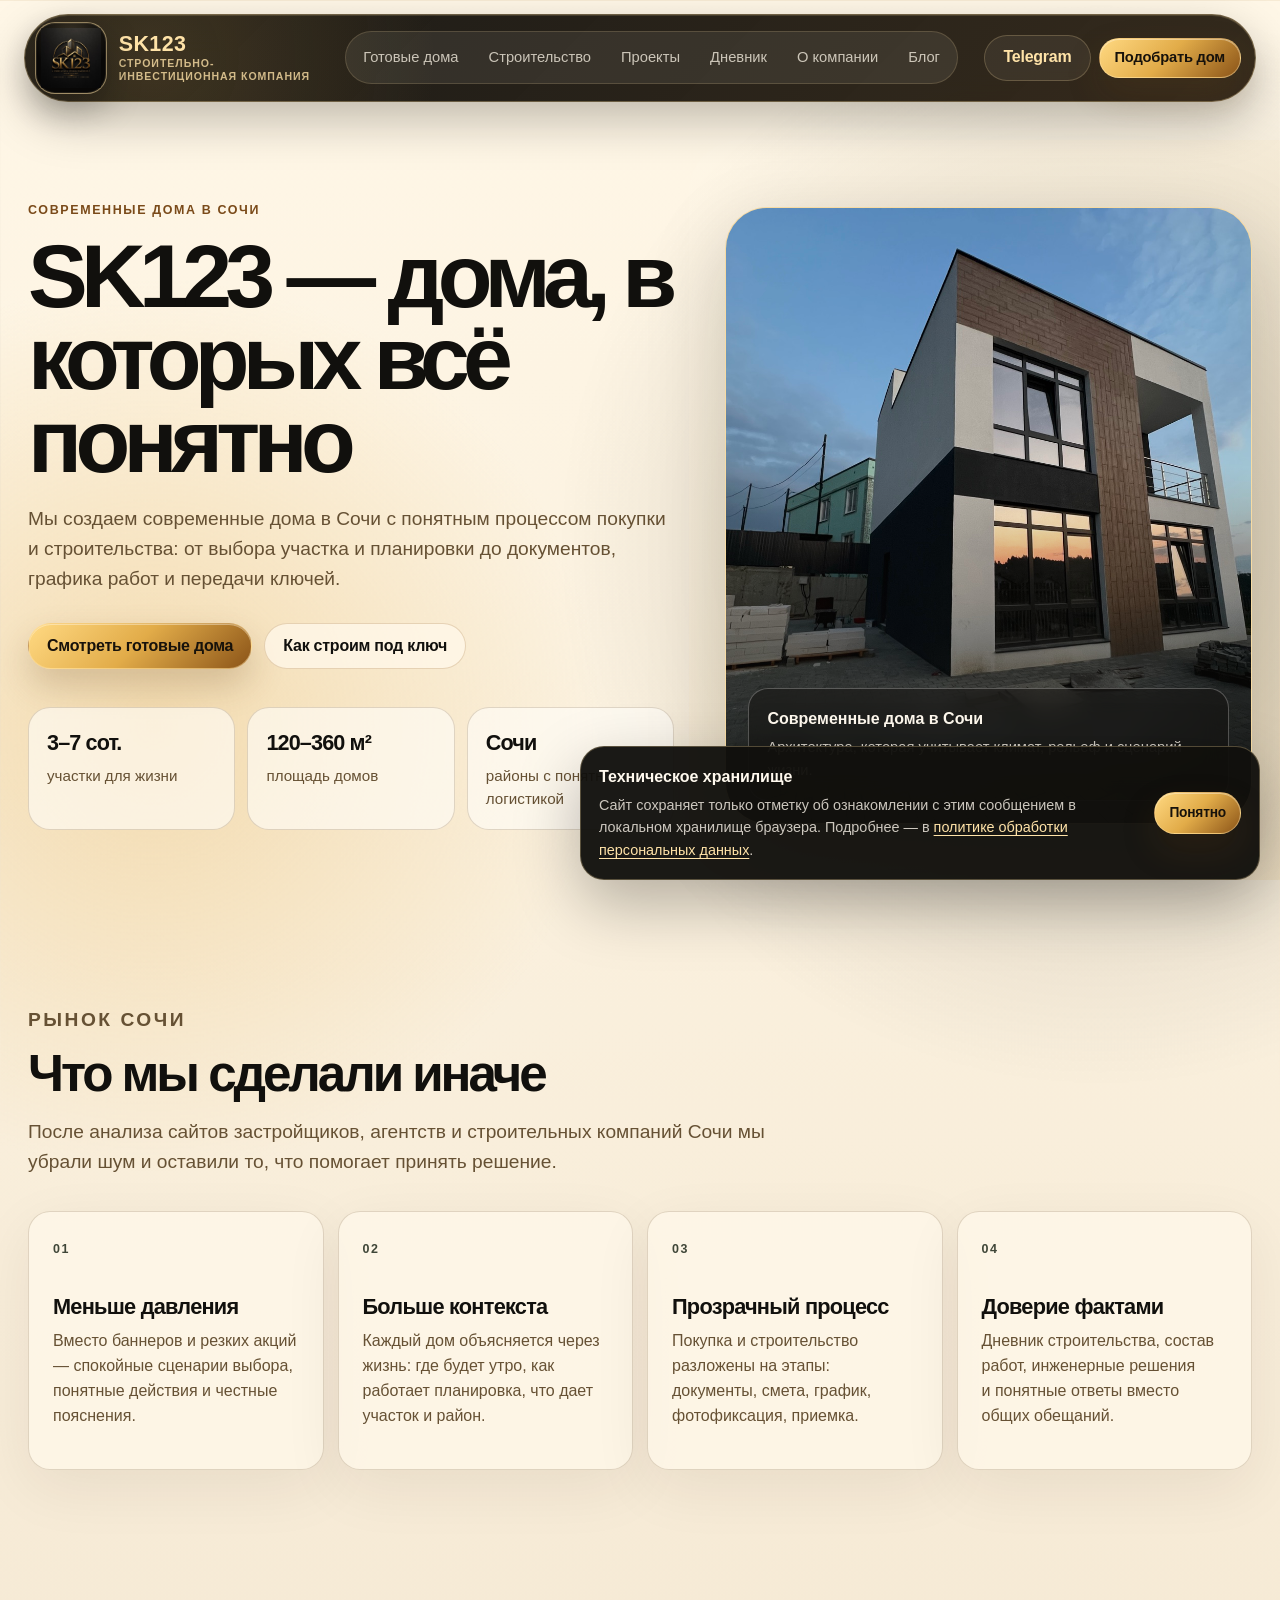
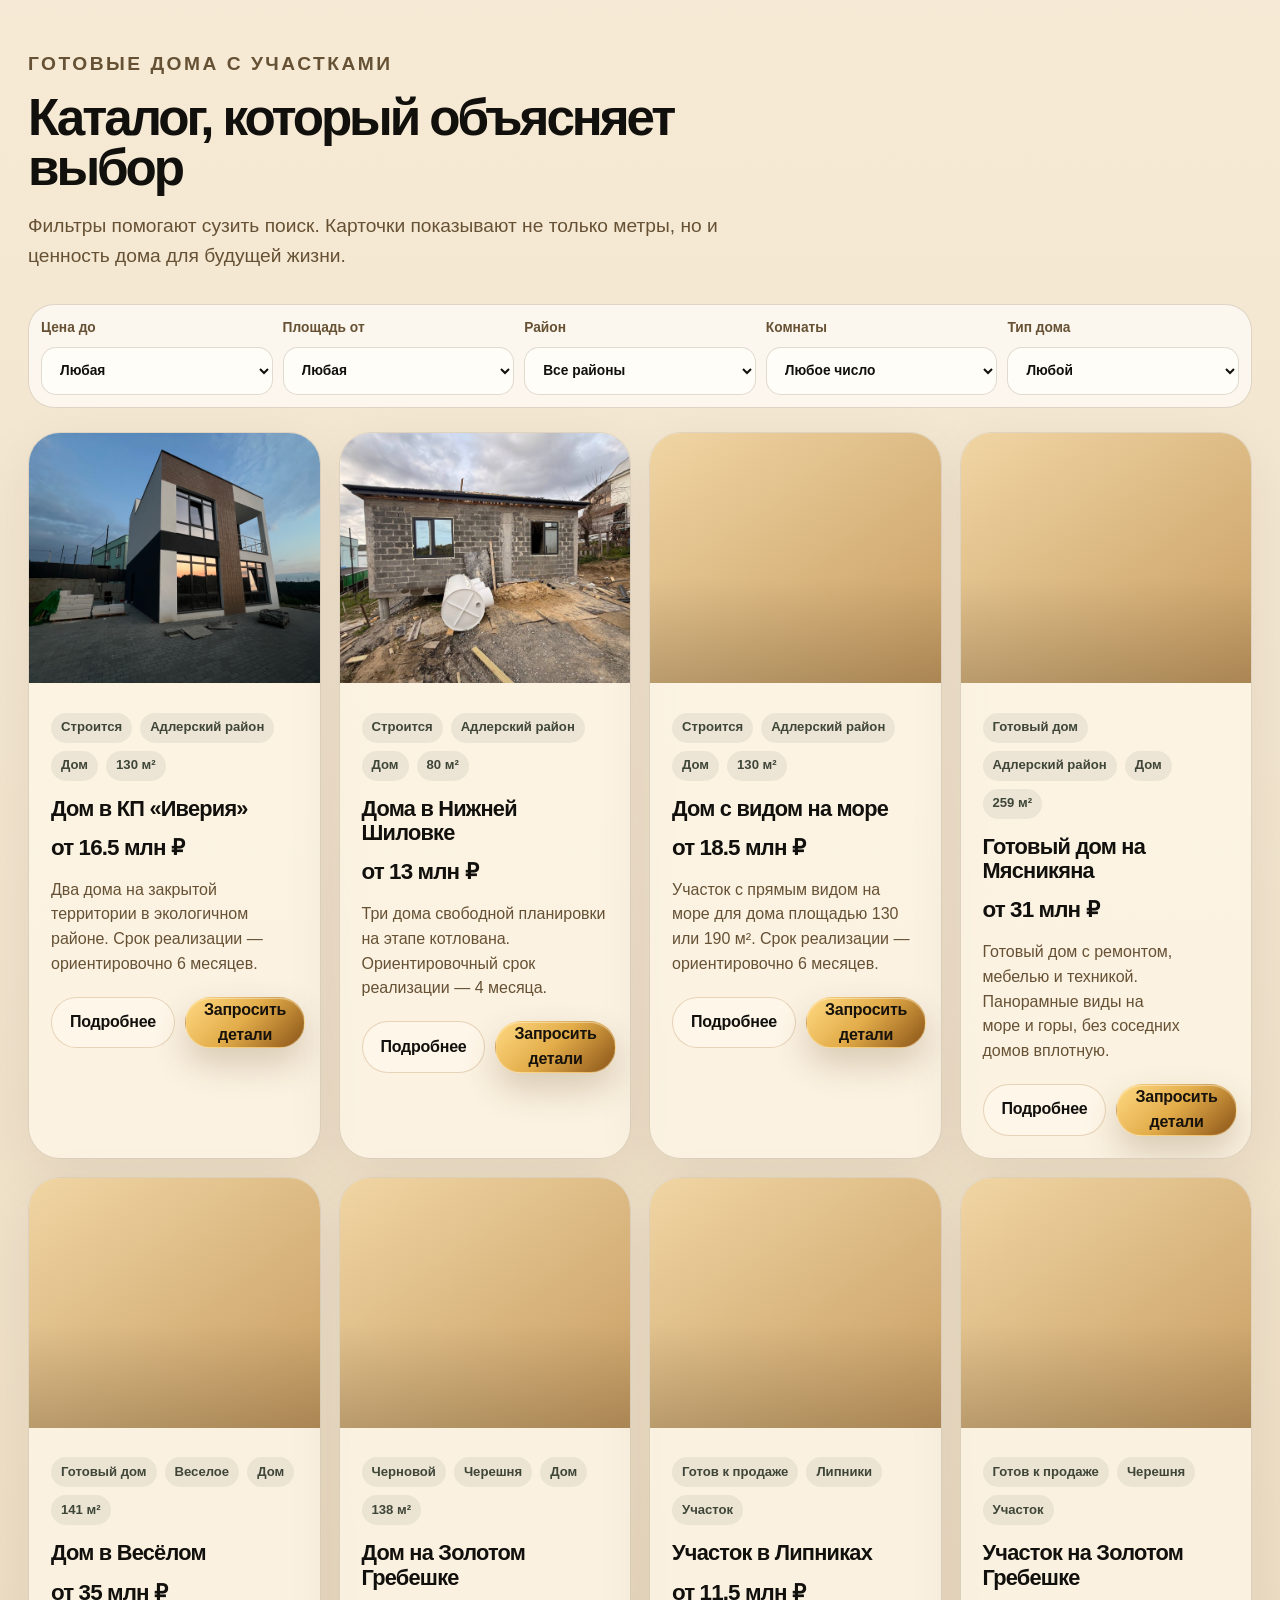
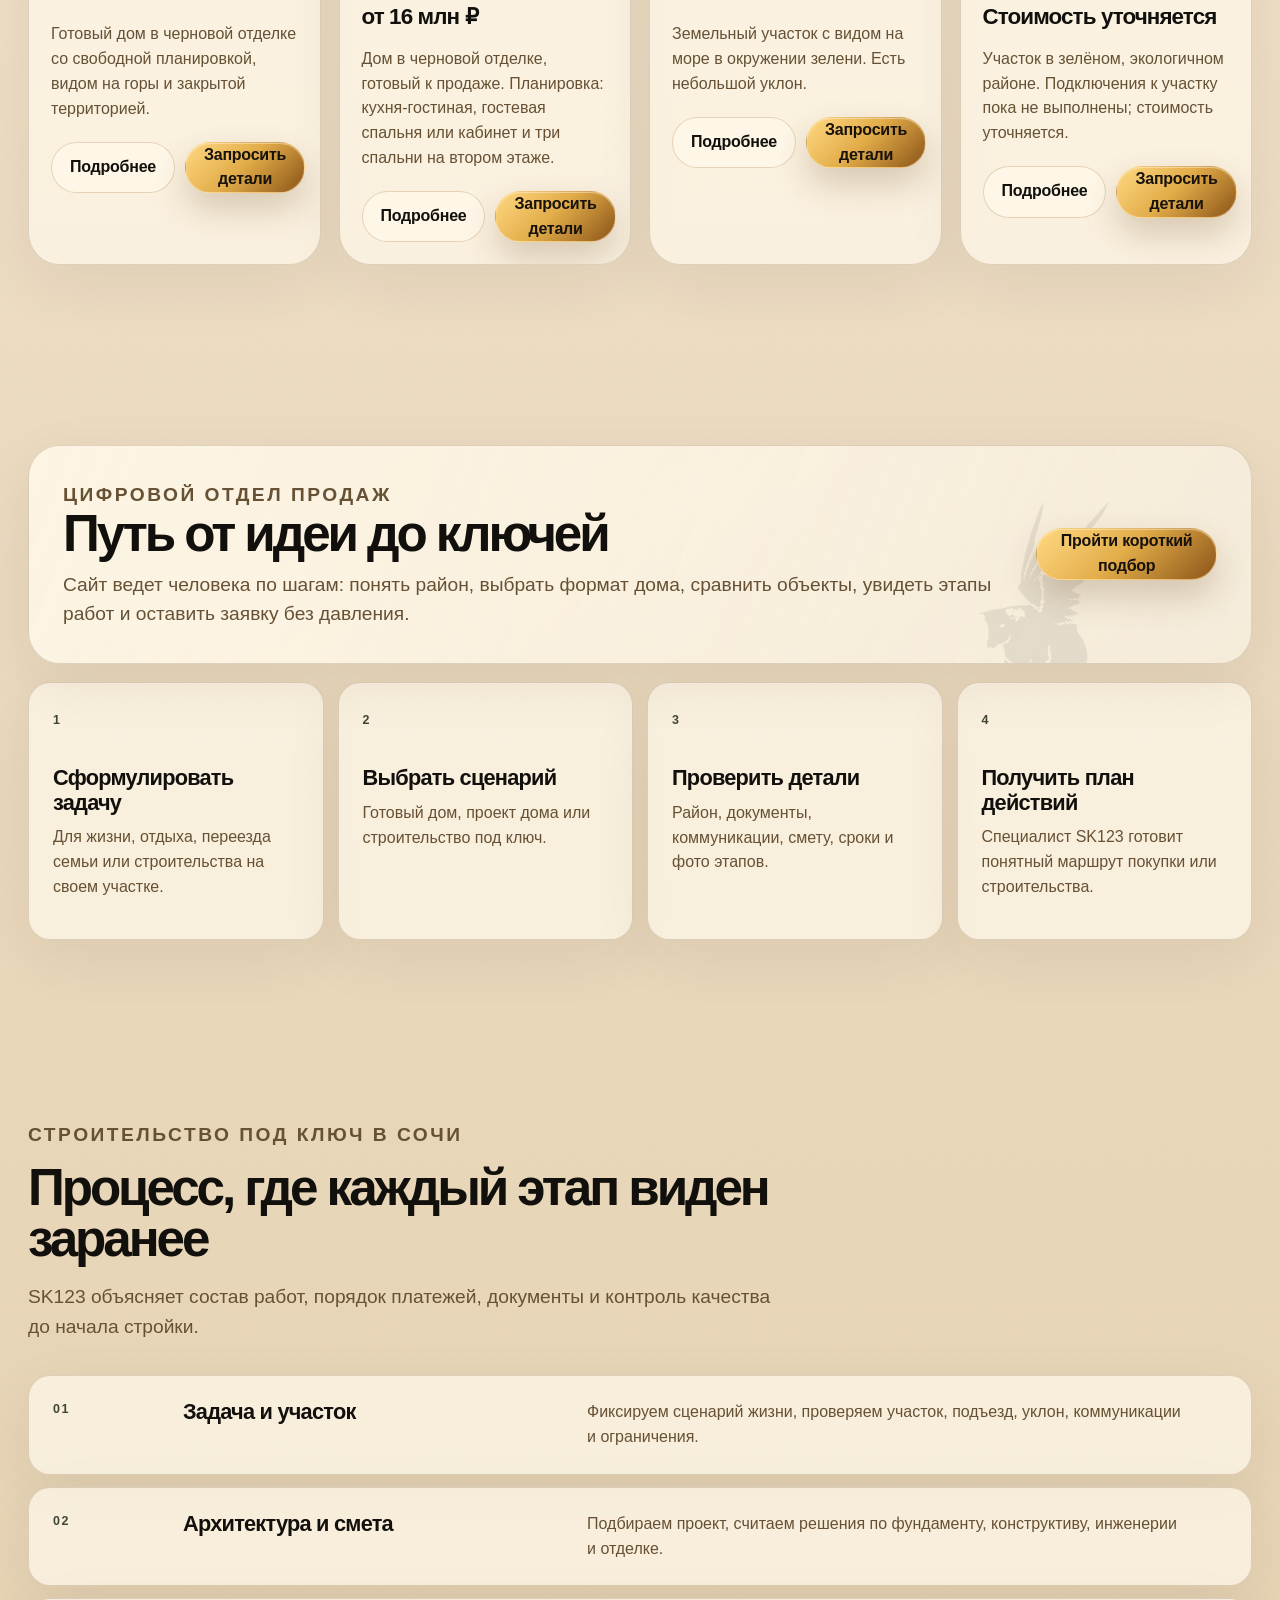
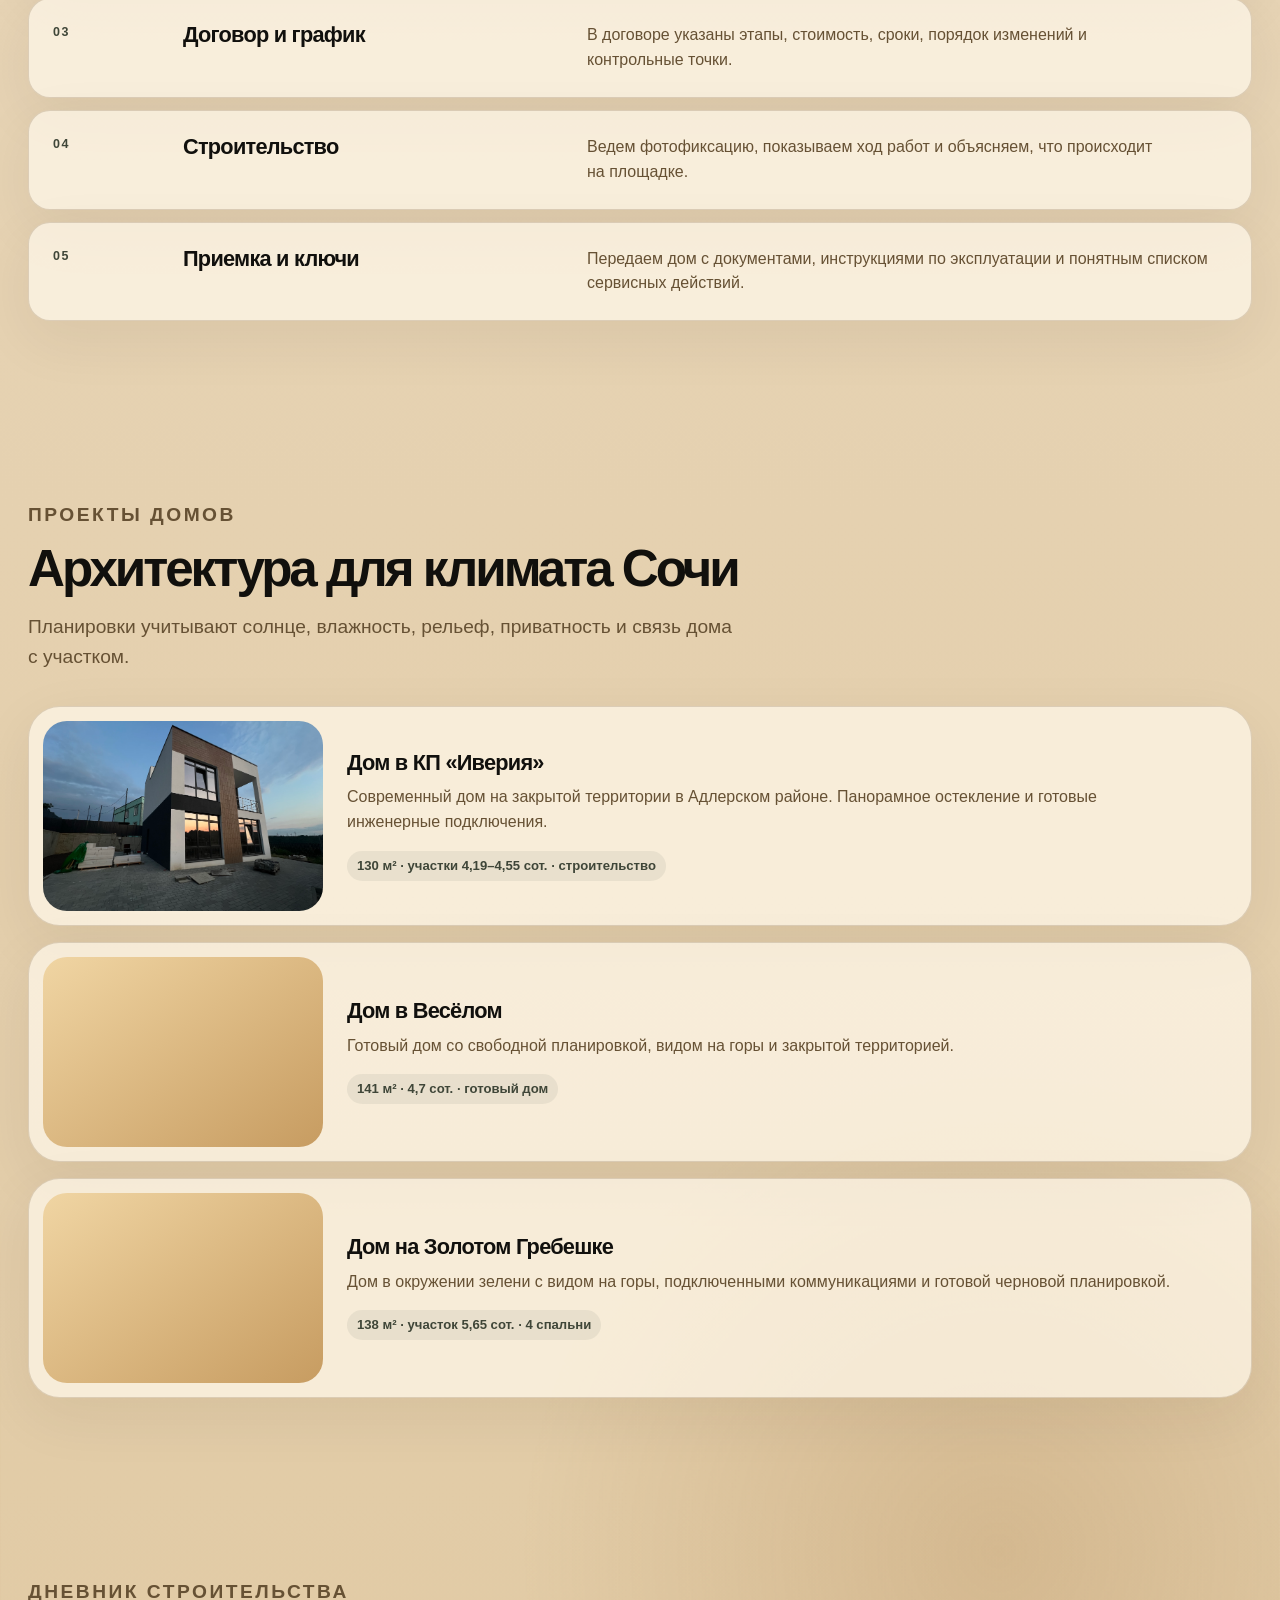
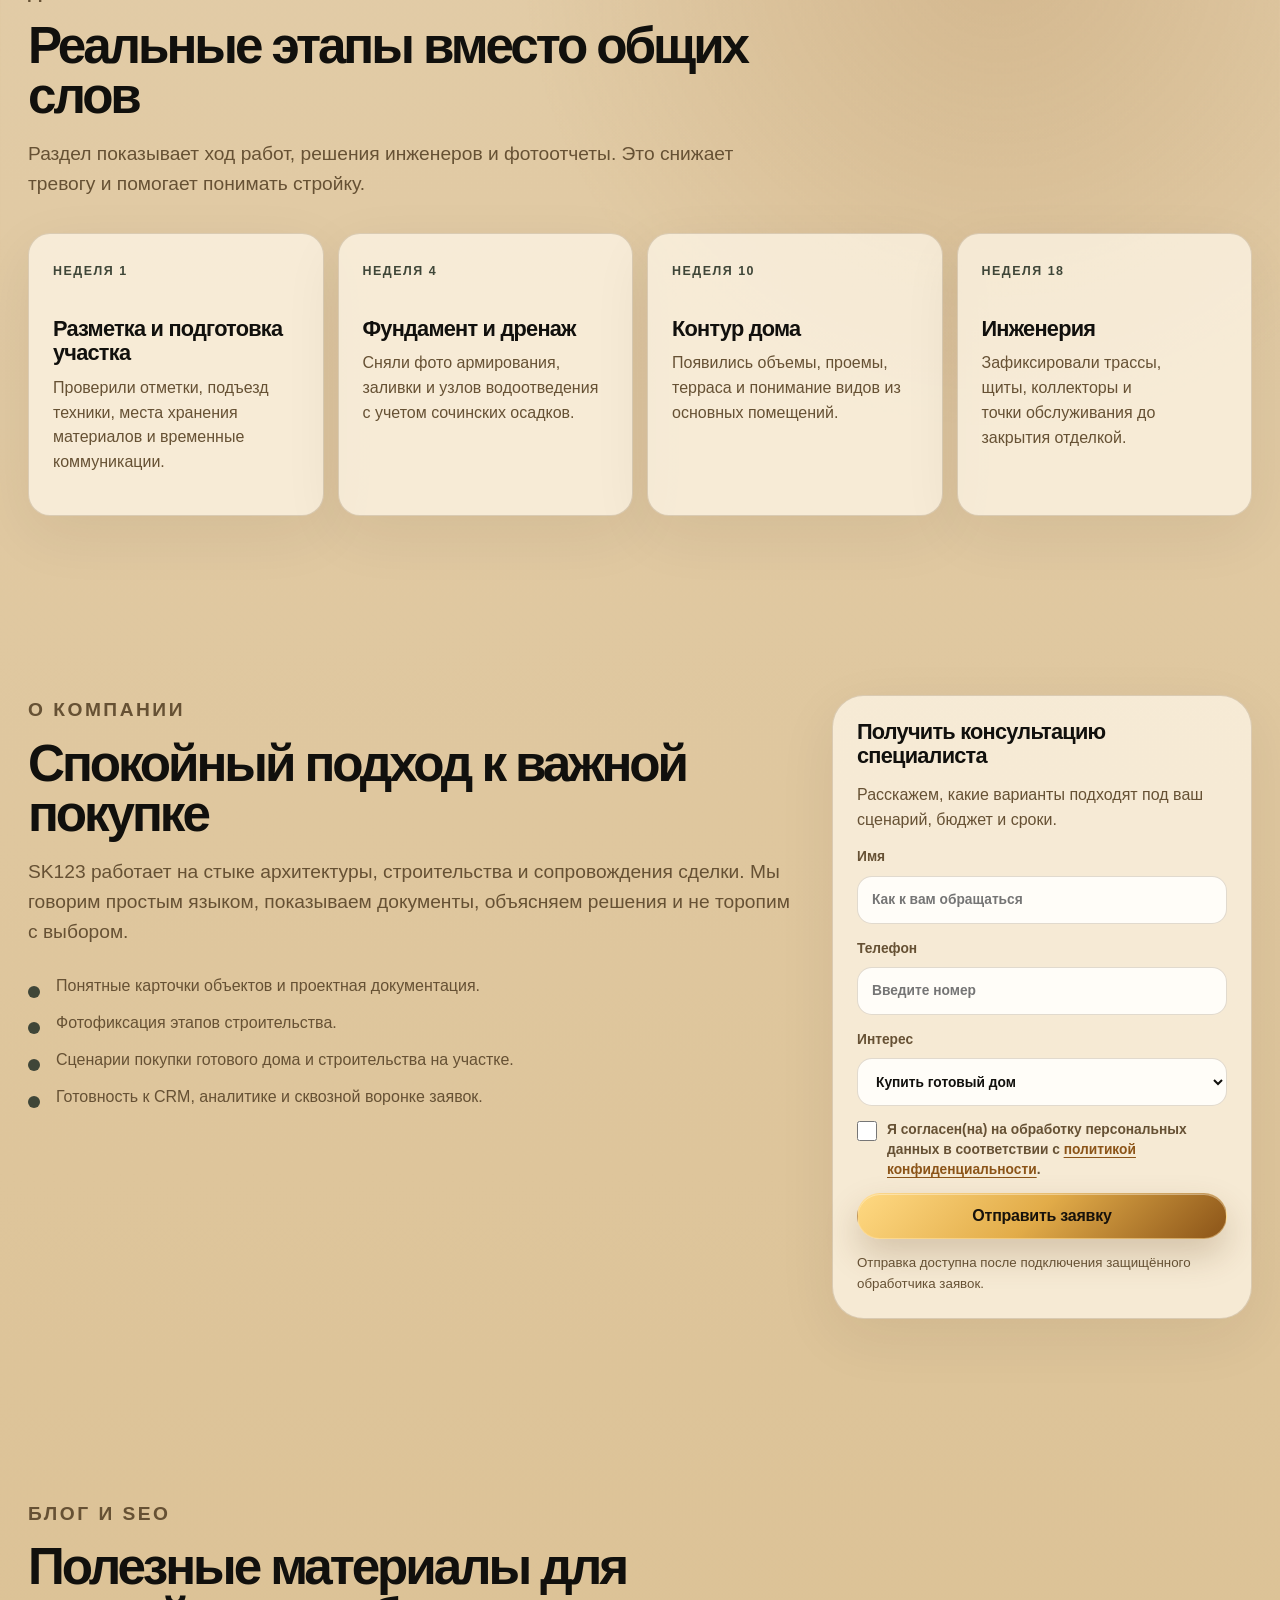
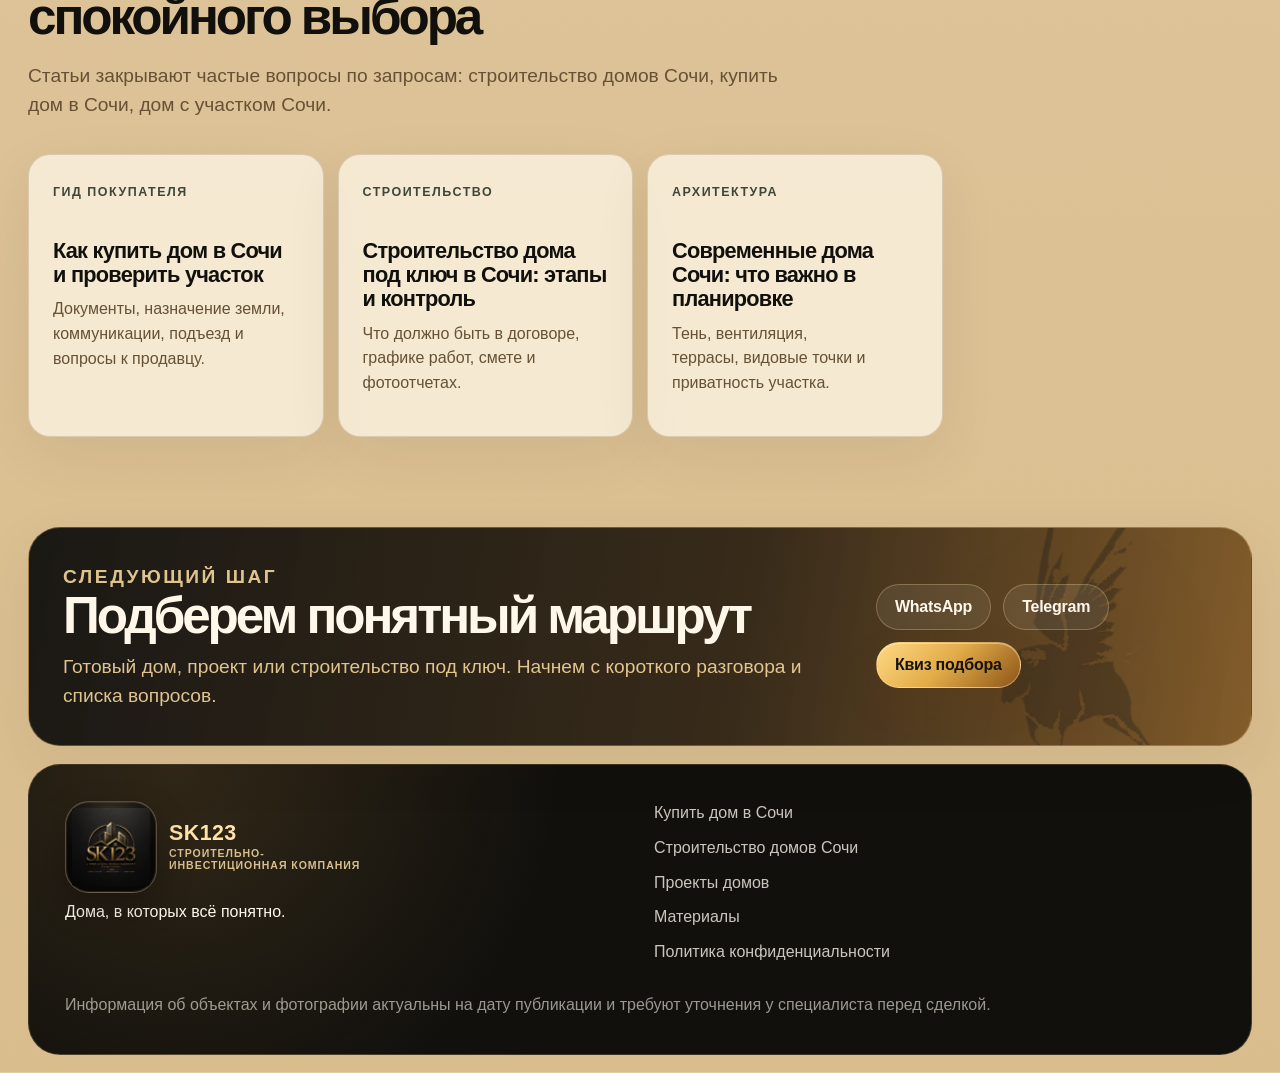
<file: index.html>
<!doctype html>
<html lang="ru">
<head>
  <meta charset="utf-8">
  <meta name="viewport" content="width=device-width, initial-scale=1">
  <title>SK123 — современные дома в Сочи, готовые дома с участками и строительство под ключ</title>
  <meta name="description" content="SK123 создает современные дома в Сочи с понятным процессом покупки и строительства. Готовые дома с участками, строительство домов под ключ, проекты домов и дневник строительства.">
  <meta name="robots" content="index, follow">
  <link rel="canonical" href="https://86gfgb52j5-dotcom.github.io/ssk123-site/">
  <meta property="og:title" content="SK123 — дома, в которых всё понятно">
  <meta property="og:description" content="Современные дома в Сочи. Понятный выбор, спокойная покупка, прозрачное строительство.">
  <meta property="og:type" content="website">
  <meta property="og:url" content="https://86gfgb52j5-dotcom.github.io/ssk123-site/">
  <meta property="og:image" content="https://86gfgb52j5-dotcom.github.io/ssk123-site/assets/sk123-brand-logo.jpg">
  <meta name="theme-color" content="#f4f0e9">
  <link rel="stylesheet" href="./styles.css">
  <script type="application/ld+json">
    {
      "@context": "https://schema.org",
      "@type": "HomeAndConstructionBusiness",
      "name": "SK123",
      "description": "Современные дома в Сочи, готовые дома с участками и строительство под ключ.",
      "areaServed": "Сочи",
      "serviceType": ["строительство домов под ключ", "продажа готовых домов", "проектирование домов"],
      "url": "https://86gfgb52j5-dotcom.github.io/ssk123-site/"
    }
  </script>
</head>
<body>
  <a class="skip-link" href="#main">Перейти к содержанию</a>

  <header class="site-header" data-elevate>
    <a class="brand" href="#top" aria-label="SK123 главная">
      <span class="brand-logo-wrap" aria-hidden="true">
        <img class="brand-logo" src="./assets/sk123-brand-logo.jpg" alt="" onerror="this.parentElement.classList.add('is-logo-fallback'); this.remove();">
      </span>
      <span class="brand-copy">
        <span class="brand-name">SK123</span>
        <span class="brand-text">Строительно-инвестиционная компания</span>
      </span>
    </a>
    <nav class="main-nav" aria-label="Главная навигация">
      <a href="#catalog">Готовые дома</a>
      <a href="#build">Строительство</a>
      <a href="#projects">Проекты</a>
      <a href="#diary">Дневник</a>
      <a href="#about">О компании</a>
      <a href="#blog">Блог</a>
    </nav>
    <div class="header-actions">
      <button class="ghost-btn" data-contact="telegram" type="button">Telegram</button>
      <button class="primary-btn small" data-open-quiz type="button">Подобрать дом</button>
      <button class="menu-btn" type="button" aria-label="Открыть меню" aria-expanded="false">Меню</button>
    </div>
  </header>

  <main id="main">
    <section class="hero" id="top">
      <div class="hero-copy reveal">
        <p class="eyebrow">Современные дома в Сочи</p>
        <h1>SK123 — дома, в которых всё понятно</h1>
        <p class="hero-lead">Мы создаем современные дома в Сочи с понятным процессом покупки и строительства: от выбора участка и планировки до документов, графика работ и передачи ключей.</p>
        <div class="hero-actions">
          <a class="primary-btn" href="#catalog">Смотреть готовые дома</a>
          <a class="secondary-btn" href="#build">Как строим под ключ</a>
        </div>
        <dl class="hero-facts" aria-label="Ключевые факты">
          <div><dt>3–7 сот.</dt><dd>участки для жизни</dd></div>
          <div><dt>120–360 м²</dt><dd>площадь домов</dd></div>
          <div><dt>Сочи</dt><dd>районы с понятной логистикой</dd></div>
        </dl>
      </div>
      <div class="hero-visual reveal">
        <figure class="hero-photo">
          <img src="./assets/objects/object-1.jpg" alt="Современный дом SK123 в Сочи" fetchpriority="high">
          <figcaption>
            <strong>Современные дома в Сочи</strong>
            <span>Архитектура, которая учитывает климат, рельеф и сценарий жизни.</span>
          </figcaption>
        </figure>
      </div>
    </section>

    <section class="section insight-section" aria-labelledby="insight-title">
      <div class="section-head reveal">
        <p class="eyebrow">Рынок Сочи</p>
        <h2 id="insight-title">Что мы сделали иначе</h2>
        <p>После анализа сайтов застройщиков, агентств и строительных компаний Сочи мы убрали шум и оставили то, что помогает принять решение.</p>
      </div>
      <div class="insight-grid">
        <article class="insight-card reveal">
          <span>01</span>
          <h3>Меньше давления</h3>
          <p>Вместо баннеров и резких акций — спокойные сценарии выбора, понятные действия и честные пояснения.</p>
        </article>
        <article class="insight-card reveal">
          <span>02</span>
          <h3>Больше контекста</h3>
          <p>Каждый дом объясняется через жизнь: где будет утро, как работает планировка, что дает участок и район.</p>
        </article>
        <article class="insight-card reveal">
          <span>03</span>
          <h3>Прозрачный процесс</h3>
          <p>Покупка и строительство разложены на этапы: документы, смета, график, фотофиксация, приемка.</p>
        </article>
        <article class="insight-card reveal">
          <span>04</span>
          <h3>Доверие фактами</h3>
          <p>Дневник строительства, состав работ, инженерные решения и понятные ответы вместо общих обещаний.</p>
        </article>
      </div>
    </section>

    <section class="section catalog-section" id="catalog" aria-labelledby="catalog-title">
      <div class="section-head reveal">
        <p class="eyebrow">Готовые дома с участками</p>
        <h2 id="catalog-title">Каталог, который объясняет выбор</h2>
        <p>Фильтры помогают сузить поиск. Карточки показывают не только метры, но и ценность дома для будущей жизни.</p>
      </div>

      <form class="filters reveal" id="filters" aria-label="Фильтры каталога">
        <label>
          Цена до
          <select name="price">
            <option value="999">Любая</option>
            <option value="15">до 15 млн ₽</option>
            <option value="20">до 20 млн ₽</option>
            <option value="35">до 35 млн ₽</option>
          </select>
        </label>
        <label>
          Площадь от
          <select name="area">
            <option value="0">Любая</option>
            <option value="80">80 м²</option>
            <option value="120">120 м²</option>
            <option value="180">180 м²</option>
          </select>
        </label>
        <label>
          Район
          <select name="district">
            <option value="all">Все районы</option>
            <option value="Адлерский район">Адлерский район</option>
            <option value="Красная Поляна">Красная Поляна</option>
            <option value="Веселое">Веселое</option>
            <option value="Черешня">Черешня</option>
            <option value="Липники">Липники</option>
          </select>
        </label>
        <label>
          Комнаты
          <select name="rooms">
            <option value="0">Любое число</option>
            <option value="3">3+</option>
            <option value="4">4+</option>
            <option value="5">5+</option>
          </select>
        </label>
        <label>
          Тип дома
          <select name="type">
            <option value="all">Любой</option>
            <option value="Дом">Дом</option>
            <option value="Участок">Участок</option>
            <option value="Квартира">Квартира</option>
          </select>
        </label>
      </form>

      <div class="catalog-grid" id="catalogGrid" aria-live="polite"></div>
    </section>

    <section class="section path-section" aria-labelledby="path-title">
      <div class="path-panel reveal">
        <div>
          <p class="eyebrow">Цифровой отдел продаж</p>
          <h2 id="path-title">Путь от идеи до ключей</h2>
          <p>Сайт ведет человека по шагам: понять район, выбрать формат дома, сравнить объекты, увидеть этапы работ и оставить заявку без давления.</p>
        </div>
        <button class="primary-btn" data-open-quiz type="button">Пройти короткий подбор</button>
      </div>
      <div class="path-steps">
        <article class="step-card reveal"><span>1</span><h3>Сформулировать задачу</h3><p>Для жизни, отдыха, переезда семьи или строительства на своем участке.</p></article>
        <article class="step-card reveal"><span>2</span><h3>Выбрать сценарий</h3><p>Готовый дом, проект дома или строительство под ключ.</p></article>
        <article class="step-card reveal"><span>3</span><h3>Проверить детали</h3><p>Район, документы, коммуникации, смету, сроки и фото этапов.</p></article>
        <article class="step-card reveal"><span>4</span><h3>Получить план действий</h3><p>Специалист SK123 готовит понятный маршрут покупки или строительства.</p></article>
      </div>
    </section>

    <section class="section build-section" id="build" aria-labelledby="build-title">
      <div class="section-head reveal">
        <p class="eyebrow">Строительство под ключ в Сочи</p>
        <h2 id="build-title">Процесс, где каждый этап виден заранее</h2>
        <p>SK123 объясняет состав работ, порядок платежей, документы и контроль качества до начала стройки.</p>
      </div>
      <div class="timeline">
        <article class="timeline-item reveal"><span>01</span><h3>Задача и участок</h3><p>Фиксируем сценарий жизни, проверяем участок, подъезд, уклон, коммуникации и ограничения.</p></article>
        <article class="timeline-item reveal"><span>02</span><h3>Архитектура и смета</h3><p>Подбираем проект, считаем решения по фундаменту, конструктиву, инженерии и отделке.</p></article>
        <article class="timeline-item reveal"><span>03</span><h3>Договор и график</h3><p>В договоре указаны этапы, стоимость, сроки, порядок изменений и контрольные точки.</p></article>
        <article class="timeline-item reveal"><span>04</span><h3>Строительство</h3><p>Ведем фотофиксацию, показываем ход работ и объясняем, что происходит на площадке.</p></article>
        <article class="timeline-item reveal"><span>05</span><h3>Приемка и ключи</h3><p>Передаем дом с документами, инструкциями по эксплуатации и понятным списком сервисных действий.</p></article>
      </div>
    </section>

    <section class="section projects-section" id="projects" aria-labelledby="projects-title">
      <div class="section-head reveal">
        <p class="eyebrow">Проекты домов</p>
        <h2 id="projects-title">Архитектура для климата Сочи</h2>
        <p>Планировки учитывают солнце, влажность, рельеф, приватность и связь дома с участком.</p>
      </div>
      <div class="project-grid">
        <article class="project-card reveal">
          <button class="project-visual" data-house="object-1" type="button" aria-label="Открыть карточку объекта Дом в КП «Иверия»">
            <img src="./assets/objects/object-1.jpg" alt="Дом в КП «Иверия»" loading="lazy" decoding="async">
          </button>
          <div><h3>Дом в КП «Иверия»</h3><p>Современный дом на закрытой территории в Адлерском районе. Панорамное остекление и готовые инженерные подключения.</p><span>130 м² · участки 4,19–4,55 сот. · строительство</span></div>
        </article>
        <article class="project-card reveal">
          <button class="project-visual" data-house="object-7" type="button" aria-label="Открыть карточку объекта Дом в Весёлом">
            <img src="./assets/objects/object-7.jpg" alt="Дом в Весёлом" loading="lazy" decoding="async">
          </button>
          <div><h3>Дом в Весёлом</h3><p>Готовый дом со свободной планировкой, видом на горы и закрытой территорией.</p><span>141 м² · 4,7 сот. · готовый дом</span></div>
        </article>
        <article class="project-card reveal">
          <button class="project-visual" data-house="object-8" type="button" aria-label="Открыть карточку объекта Дом на Золотом Гребешке">
            <img src="./assets/objects/object-8.jpg" alt="Дом на Золотом Гребешке" loading="lazy" decoding="async">
          </button>
          <div><h3>Дом на Золотом Гребешке</h3><p>Дом в окружении зелени с видом на горы, подключенными коммуникациями и готовой черновой планировкой.</p><span>138 м² · участок 5,65 сот. · 4 спальни</span></div>
        </article>
      </div>
    </section>

    <section class="section diary-section" id="diary" aria-labelledby="diary-title">
      <div class="section-head reveal">
        <p class="eyebrow">Дневник строительства</p>
        <h2 id="diary-title">Реальные этапы вместо общих слов</h2>
        <p>Раздел показывает ход работ, решения инженеров и фотоотчеты. Это снижает тревогу и помогает понимать стройку.</p>
      </div>
      <div class="diary-grid">
        <article class="diary-card reveal"><span>Неделя 1</span><h3>Разметка и подготовка участка</h3><p>Проверили отметки, подъезд техники, места хранения материалов и временные коммуникации.</p></article>
        <article class="diary-card reveal"><span>Неделя 4</span><h3>Фундамент и дренаж</h3><p>Сняли фото армирования, заливки и узлов водоотведения с учетом сочинских осадков.</p></article>
        <article class="diary-card reveal"><span>Неделя 10</span><h3>Контур дома</h3><p>Появились объемы, проемы, терраса и понимание видов из основных помещений.</p></article>
        <article class="diary-card reveal"><span>Неделя 18</span><h3>Инженерия</h3><p>Зафиксировали трассы, щиты, коллекторы и точки обслуживания до закрытия отделкой.</p></article>
      </div>
    </section>

    <section class="section about-section" id="about" aria-labelledby="about-title">
      <div class="about-copy reveal">
        <p class="eyebrow">О компании</p>
        <h2 id="about-title">Спокойный подход к важной покупке</h2>
        <p>SK123 работает на стыке архитектуры, строительства и сопровождения сделки. Мы говорим простым языком, показываем документы, объясняем решения и не торопим с выбором.</p>
        <ul class="trust-list">
          <li>Понятные карточки объектов и проектная документация.</li>
          <li>Фотофиксация этапов строительства.</li>
          <li>Сценарии покупки готового дома и строительства на участке.</li>
          <li>Готовность к CRM, аналитике и сквозной воронке заявок.</li>
        </ul>
      </div>
      <form class="lead-form reveal" id="leadForm" aria-label="Заявка на консультацию" method="post" action="./index.html">
        <h3>Получить консультацию специалиста</h3>
        <p>Расскажем, какие варианты подходят под ваш сценарий, бюджет и сроки.</p>
        <label>Имя<input name="name" type="text" placeholder="Как к вам обращаться" required></label>
        <label>Телефон<input name="phone" type="tel" placeholder="Введите номер" required></label>
        <label>Интерес<select name="interest"><option>Купить готовый дом</option><option>Построить дом под ключ</option><option>Подобрать проект</option><option>Проверить участок</option></select></label>
        <label class="consent-field"><input name="privacyConsent" type="checkbox" value="true" required> <span>Я согласен(на) на обработку персональных данных в соответствии с <a href="./privacy-policy.html" target="_blank" rel="noopener">политикой конфиденциальности</a>.</span></label>
        <button class="primary-btn" type="submit">Отправить заявку</button>
        <small>Отправка доступна после подключения защищённого обработчика заявок.</small>
      </form>
    </section>

    <section class="section blog-section" id="blog" aria-labelledby="blog-title">
      <div class="section-head reveal">
        <p class="eyebrow">Блог и SEO</p>
        <h2 id="blog-title">Полезные материалы для спокойного выбора</h2>
        <p>Статьи закрывают частые вопросы по запросам: строительство домов Сочи, купить дом в Сочи, дом с участком Сочи.</p>
      </div>
      <div class="blog-grid">
        <article class="blog-card reveal"><span>Гид покупателя</span><h3>Как купить дом в Сочи и проверить участок</h3><p>Документы, назначение земли, коммуникации, подъезд и вопросы к продавцу.</p></article>
        <article class="blog-card reveal"><span>Строительство</span><h3>Строительство дома под ключ в Сочи: этапы и контроль</h3><p>Что должно быть в договоре, графике работ, смете и фотоотчетах.</p></article>
        <article class="blog-card reveal"><span>Архитектура</span><h3>Современные дома Сочи: что важно в планировке</h3><p>Тень, вентиляция, террасы, видовые точки и приватность участка.</p></article>
      </div>
    </section>

    <section class="section contact-strip reveal" aria-labelledby="contact-title">
      <div>
        <p class="eyebrow">Следующий шаг</p>
        <h2 id="contact-title">Подберем понятный маршрут</h2>
        <p>Готовый дом, проект или строительство под ключ. Начнем с короткого разговора и списка вопросов.</p>
      </div>
      <div class="messenger-actions">
        <button class="secondary-btn" data-contact="whatsapp" type="button">WhatsApp</button>
        <button class="secondary-btn" data-contact="telegram" type="button">Telegram</button>
        <button class="primary-btn" data-open-quiz type="button">Квиз подбора</button>
      </div>
    </section>
  </main>

  <footer class="site-footer">
    <div>
      <a class="brand footer-brand" href="#top" aria-label="SK123 главная">
        <span class="brand-logo-wrap" aria-hidden="true">
          <img class="brand-logo" src="./assets/sk123-brand-logo.jpg" alt="" onerror="this.parentElement.classList.add('is-logo-fallback'); this.remove();">
        </span>
        <span class="brand-copy">
          <span class="brand-name">SK123</span>
          <span class="brand-text">Строительно-инвестиционная компания</span>
        </span>
      </a>
      <p>Дома, в которых всё понятно.</p>
    </div>
    <div class="footer-links">
      <a href="#catalog">Купить дом в Сочи</a>
      <a href="#build">Строительство домов Сочи</a>
      <a href="#projects">Проекты домов</a>
      <a href="#blog">Материалы</a>
      <a href="./privacy-policy.html">Политика конфиденциальности</a>
    </div>
    <p class="footer-note">Информация об объектах и фотографии актуальны на дату публикации и требуют уточнения у специалиста перед сделкой.</p>
  </footer>

  <dialog class="house-dialog" id="houseDialog" aria-labelledby="dialogTitle">
    <button class="dialog-close" type="button" aria-label="Закрыть">×</button>
    <div id="houseDetails"></div>
  </dialog>

  <dialog class="quiz-dialog" id="quizDialog" aria-labelledby="quizTitle">
    <button class="dialog-close" type="button" aria-label="Закрыть">×</button>
    <form id="quizForm" class="quiz-form" method="post" action="./index.html">
      <p class="eyebrow">Квиз подбора</p>
      <h2 id="quizTitle">Подберем понятный вариант</h2>
      <label>Что рассматриваете?<select name="scenario"><option>Готовый дом</option><option>Строительство под ключ</option><option>Проект дома</option><option>Пока изучаю рынок</option></select></label>
       <label>Район<select name="district"><option>Адлерский район</option><option>Красная Поляна</option><option>Веселое</option><option>Черешня</option><option>Нужна рекомендация</option></select></label>
       <label>Бюджет<select name="budget"><option>До 15 млн ₽</option><option>15–20 млн ₽</option><option>20–35 млн ₽</option><option>Нужно рассчитать</option></select></label>
       <label>Контакт<input name="contact" type="text" placeholder="Телефон или мессенджер" required></label>
       <input name="object" type="hidden" value="">
       <label class="consent-field"><input name="privacyConsent" type="checkbox" value="true" required> <span>Я согласен(на) на обработку персональных данных по <a href="./privacy-policy.html" target="_blank" rel="noopener">политике конфиденциальности</a>.</span></label>
       <button class="primary-btn" type="submit">Получить подборку</button>
        <small>Отправка доступна после подключения защищённого обработчика заявок.</small>
    </form>
  </dialog>

  <aside class="cookie-banner" id="cookieBanner" aria-label="Информация о техническом хранилище" hidden>
    <div>
      <strong>Техническое хранилище</strong>
      <p>Сайт сохраняет только отметку об ознакомлении с этим сообщением в локальном хранилище браузера. Подробнее — в <a href="./privacy-policy.html">политике обработки персональных данных</a>.</p>
    </div>
    <div class="cookie-actions">
      <button class="primary-btn" type="button" data-cookie-choice="necessary">Понятно</button>
    </div>
  </aside>

  <div class="toast" id="toast" role="status" aria-live="polite"></div>
  <script src="./app.js"></script>
</body>
</html>
</file>
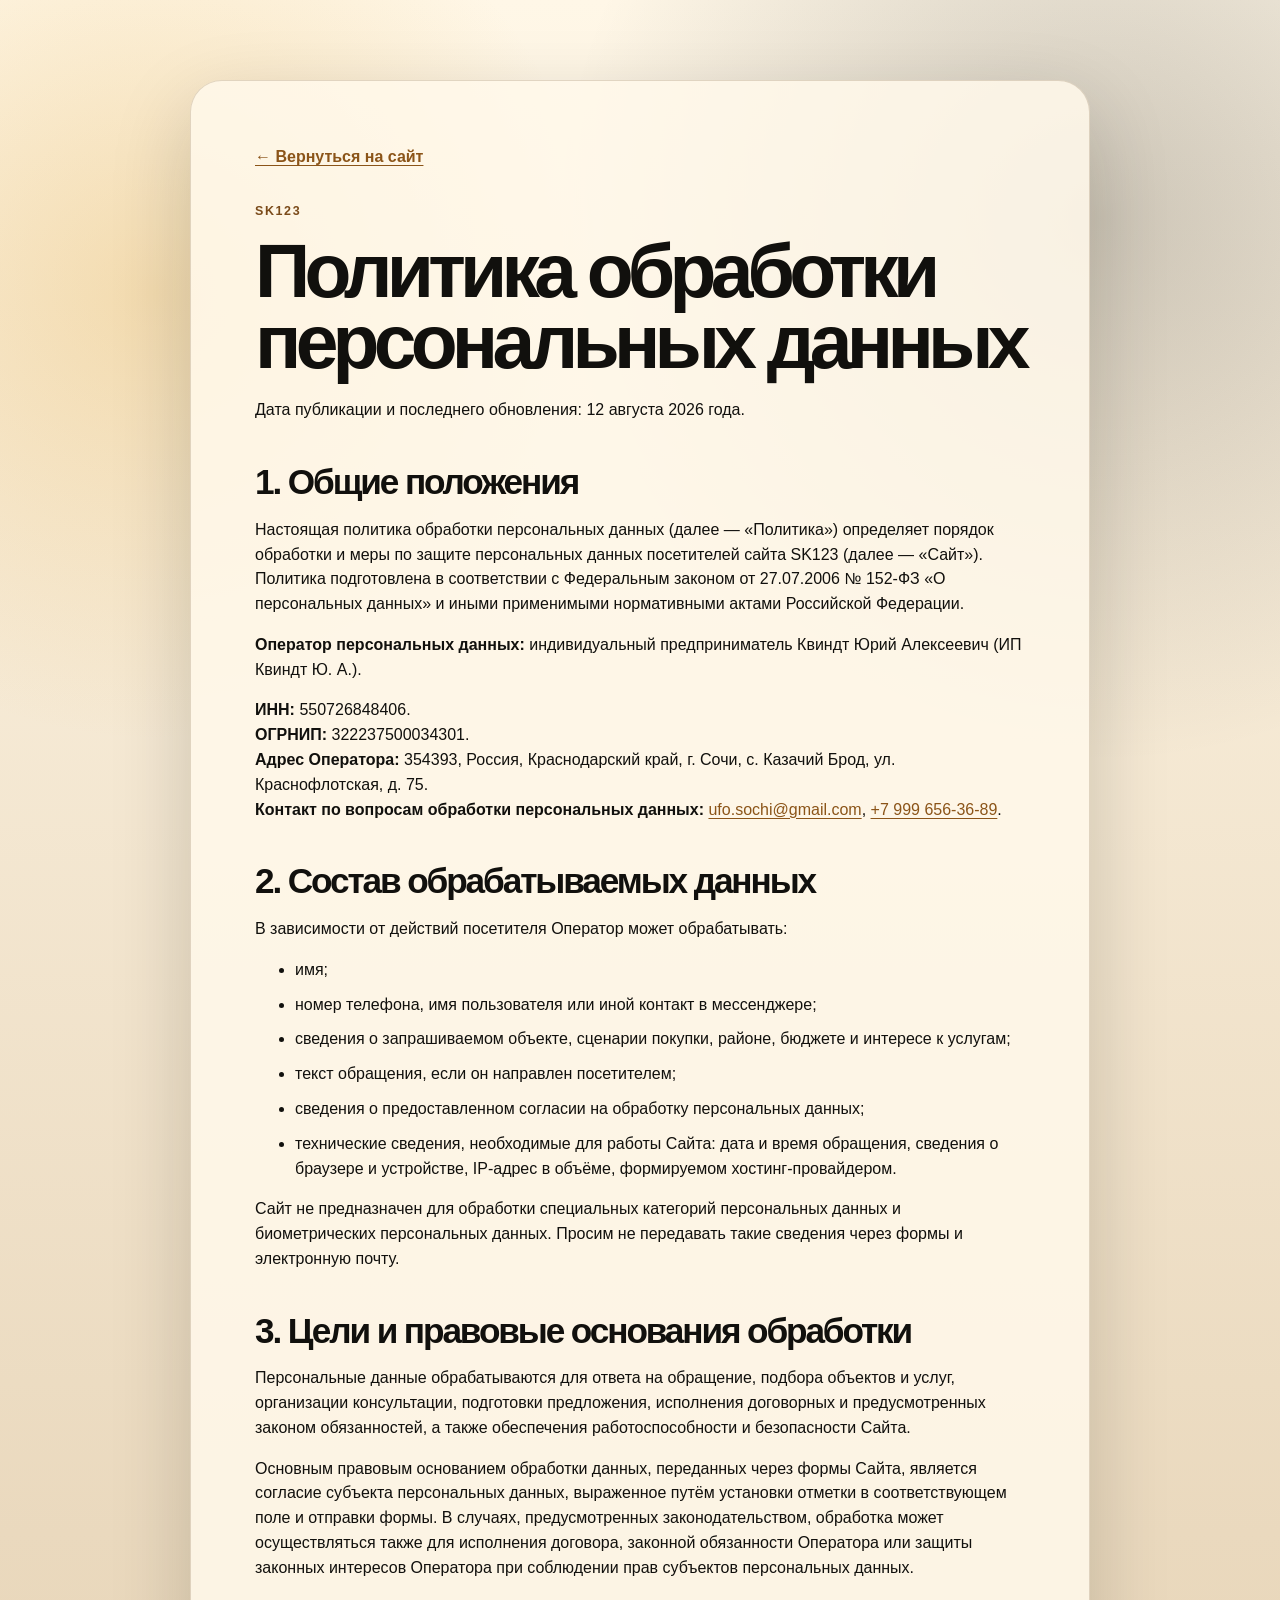
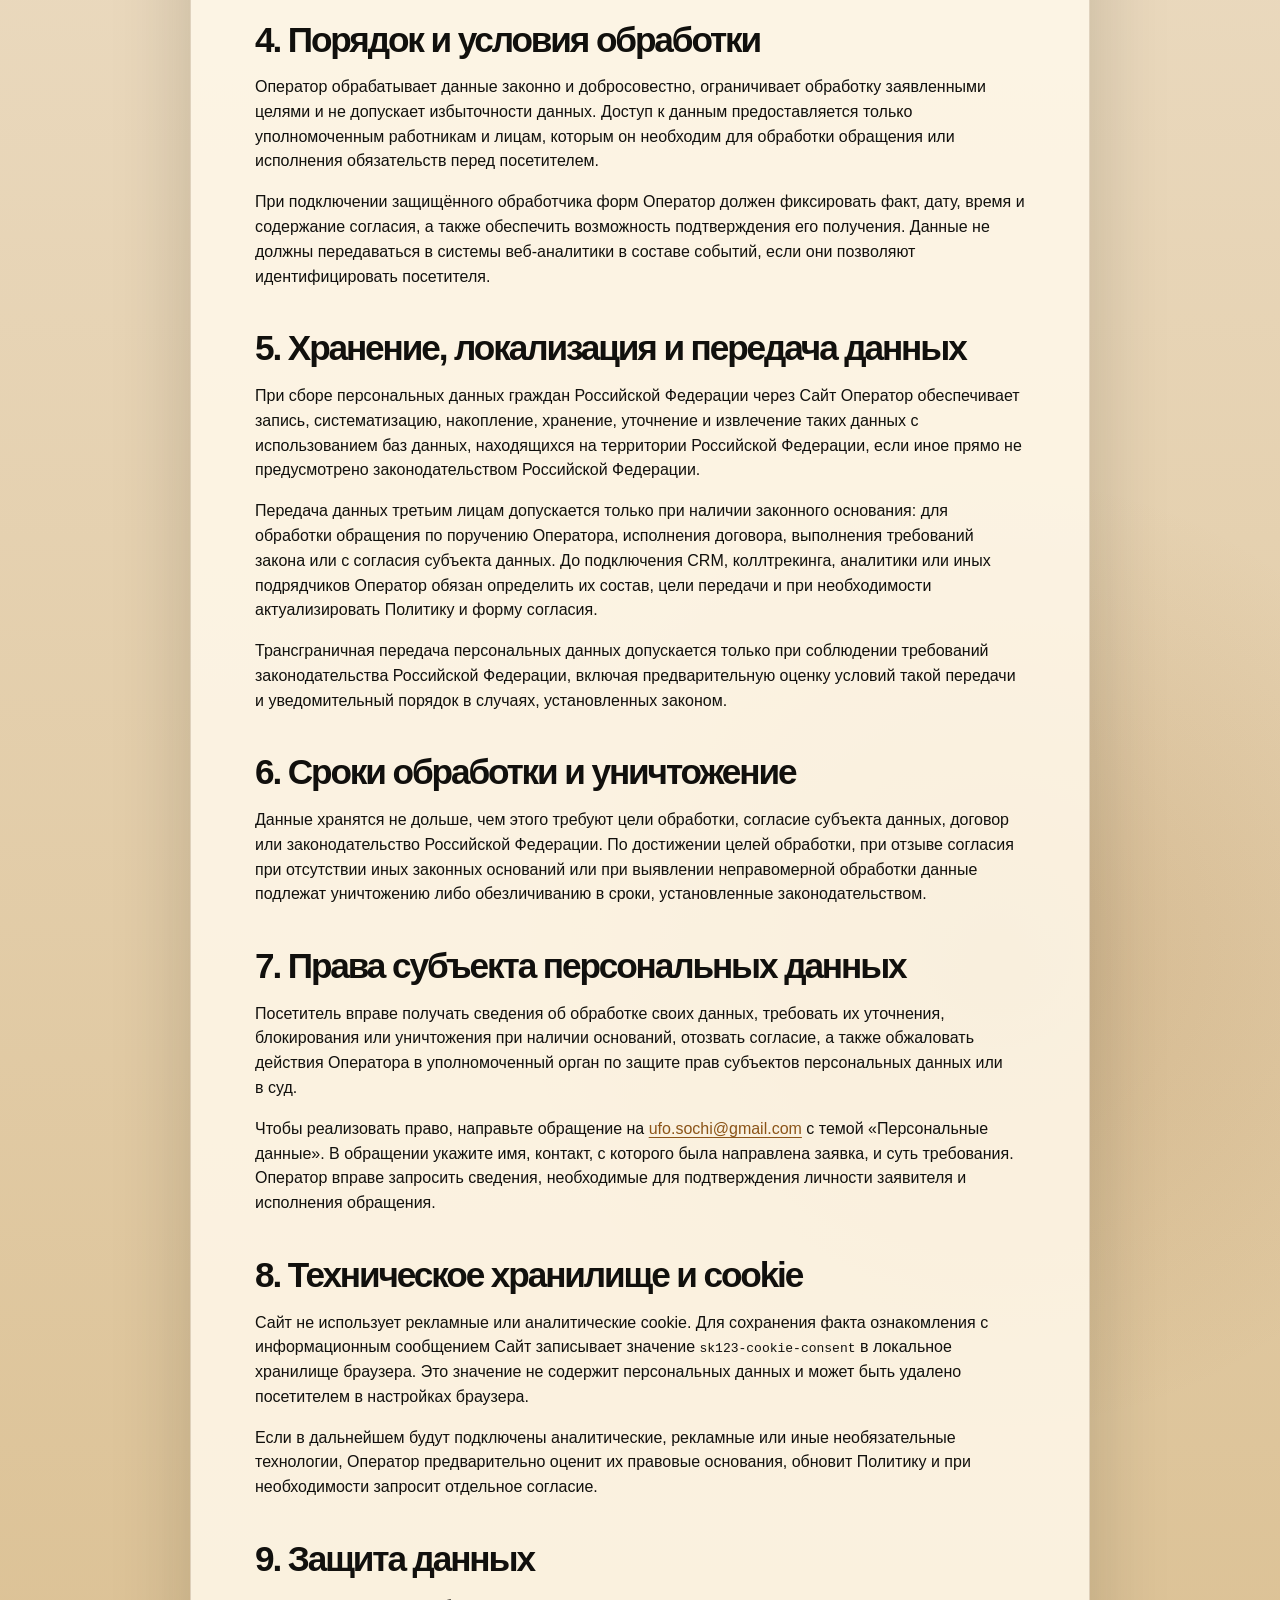
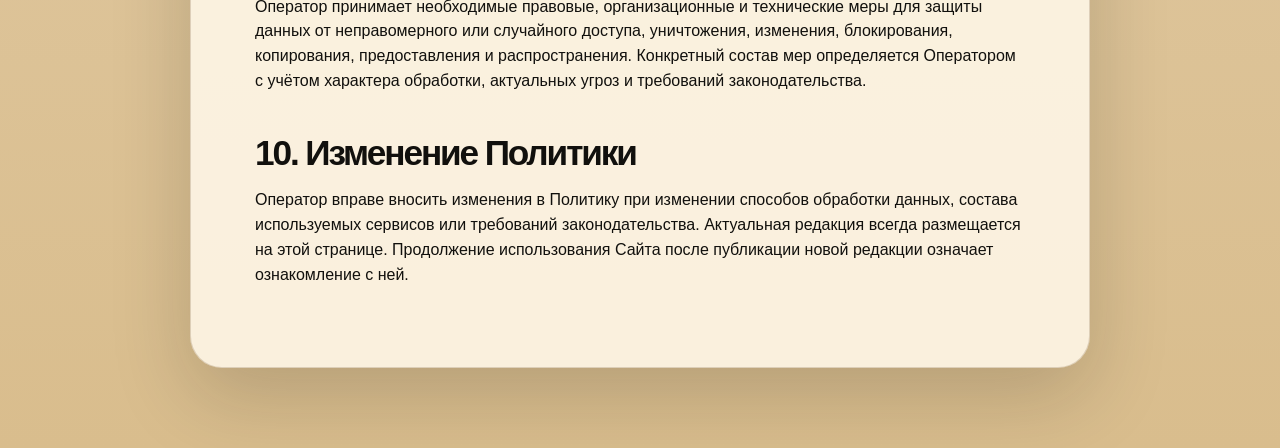
<file: privacy-policy.html>
<!doctype html>
<html lang="ru">
<head>
  <meta charset="utf-8">
  <meta name="viewport" content="width=device-width, initial-scale=1">
  <meta name="robots" content="index, follow">
  <title>Политика обработки персональных данных — SK123</title>
  <meta name="description" content="Политика обработки персональных данных посетителей сайта SK123.">
  <link rel="canonical" href="https://86gfgb52j5-dotcom.github.io/ssk123-site/privacy-policy.html">
  <link rel="stylesheet" href="./styles.css">
</head>
<body>
  <main class="privacy-page">
    <a class="back-link" href="./index.html">← Вернуться на сайт</a>
    <p class="eyebrow">SK123</p>
    <h1>Политика обработки персональных данных</h1>
    <p>Дата публикации и последнего обновления: 12 августа 2026 года.</p>

    <h2>1. Общие положения</h2>
    <p>Настоящая политика обработки персональных данных (далее — «Политика») определяет порядок обработки и меры по защите персональных данных посетителей сайта SK123 (далее — «Сайт»). Политика подготовлена в соответствии с Федеральным законом от 27.07.2006 № 152-ФЗ «О персональных данных» и иными применимыми нормативными актами Российской Федерации.</p>
    <p><strong>Оператор персональных данных:</strong> индивидуальный предприниматель Квиндт Юрий Алексеевич (ИП Квиндт Ю. А.).</p>
    <p><strong>ИНН:</strong> 550726848406.<br><strong>ОГРНИП:</strong> 322237500034301.<br><strong>Адрес Оператора:</strong> 354393, Россия, Краснодарский край, г. Сочи, с. Казачий Брод, ул. Краснофлотская, д. 75.<br><strong>Контакт по вопросам обработки персональных данных:</strong> <a href="mailto:ufo.sochi@gmail.com">ufo.sochi@gmail.com</a>, <a href="tel:+79996563689">+7 999 656-36-89</a>.</p>

    <h2>2. Состав обрабатываемых данных</h2>
    <p>В зависимости от действий посетителя Оператор может обрабатывать:</p>
    <ul>
      <li>имя;</li>
      <li>номер телефона, имя пользователя или иной контакт в мессенджере;</li>
      <li>сведения о запрашиваемом объекте, сценарии покупки, районе, бюджете и интересе к услугам;</li>
      <li>текст обращения, если он направлен посетителем;</li>
      <li>сведения о предоставленном согласии на обработку персональных данных;</li>
      <li>технические сведения, необходимые для работы Сайта: дата и время обращения, сведения о браузере и устройстве, IP-адрес в объёме, формируемом хостинг-провайдером.</li>
    </ul>
    <p>Сайт не предназначен для обработки специальных категорий персональных данных и биометрических персональных данных. Просим не передавать такие сведения через формы и электронную почту.</p>

    <h2>3. Цели и правовые основания обработки</h2>
    <p>Персональные данные обрабатываются для ответа на обращение, подбора объектов и услуг, организации консультации, подготовки предложения, исполнения договорных и предусмотренных законом обязанностей, а также обеспечения работоспособности и безопасности Сайта.</p>
    <p>Основным правовым основанием обработки данных, переданных через формы Сайта, является согласие субъекта персональных данных, выраженное путём установки отметки в соответствующем поле и отправки формы. В случаях, предусмотренных законодательством, обработка может осуществляться также для исполнения договора, законной обязанности Оператора или защиты законных интересов Оператора при соблюдении прав субъектов персональных данных.</p>

    <h2>4. Порядок и условия обработки</h2>
    <p>Оператор обрабатывает данные законно и добросовестно, ограничивает обработку заявленными целями и не допускает избыточности данных. Доступ к данным предоставляется только уполномоченным работникам и лицам, которым он необходим для обработки обращения или исполнения обязательств перед посетителем.</p>
    <p>При подключении защищённого обработчика форм Оператор должен фиксировать факт, дату, время и содержание согласия, а также обеспечить возможность подтверждения его получения. Данные не должны передаваться в системы веб-аналитики в составе событий, если они позволяют идентифицировать посетителя.</p>

    <h2>5. Хранение, локализация и передача данных</h2>
    <p>При сборе персональных данных граждан Российской Федерации через Сайт Оператор обеспечивает запись, систематизацию, накопление, хранение, уточнение и извлечение таких данных с использованием баз данных, находящихся на территории Российской Федерации, если иное прямо не предусмотрено законодательством Российской Федерации.</p>
    <p>Передача данных третьим лицам допускается только при наличии законного основания: для обработки обращения по поручению Оператора, исполнения договора, выполнения требований закона или с согласия субъекта данных. До подключения CRM, коллтрекинга, аналитики или иных подрядчиков Оператор обязан определить их состав, цели передачи и при необходимости актуализировать Политику и форму согласия.</p>
    <p>Трансграничная передача персональных данных допускается только при соблюдении требований законодательства Российской Федерации, включая предварительную оценку условий такой передачи и уведомительный порядок в случаях, установленных законом.</p>

    <h2>6. Сроки обработки и уничтожение</h2>
    <p>Данные хранятся не дольше, чем этого требуют цели обработки, согласие субъекта данных, договор или законодательство Российской Федерации. По достижении целей обработки, при отзыве согласия при отсутствии иных законных оснований или при выявлении неправомерной обработки данные подлежат уничтожению либо обезличиванию в сроки, установленные законодательством.</p>

    <h2>7. Права субъекта персональных данных</h2>
    <p>Посетитель вправе получать сведения об обработке своих данных, требовать их уточнения, блокирования или уничтожения при наличии оснований, отозвать согласие, а также обжаловать действия Оператора в уполномоченный орган по защите прав субъектов персональных данных или в суд.</p>
    <p>Чтобы реализовать право, направьте обращение на <a href="mailto:ufo.sochi@gmail.com">ufo.sochi@gmail.com</a> с темой «Персональные данные». В обращении укажите имя, контакт, с которого была направлена заявка, и суть требования. Оператор вправе запросить сведения, необходимые для подтверждения личности заявителя и исполнения обращения.</p>

    <h2>8. Техническое хранилище и cookie</h2>
    <p>Сайт не использует рекламные или аналитические cookie. Для сохранения факта ознакомления с информационным сообщением Сайт записывает значение <code>sk123-cookie-consent</code> в локальное хранилище браузера. Это значение не содержит персональных данных и может быть удалено посетителем в настройках браузера.</p>
    <p>Если в дальнейшем будут подключены аналитические, рекламные или иные необязательные технологии, Оператор предварительно оценит их правовые основания, обновит Политику и при необходимости запросит отдельное согласие.</p>

    <h2>9. Защита данных</h2>
    <p>Оператор принимает необходимые правовые, организационные и технические меры для защиты данных от неправомерного или случайного доступа, уничтожения, изменения, блокирования, копирования, предоставления и распространения. Конкретный состав мер определяется Оператором с учётом характера обработки, актуальных угроз и требований законодательства.</p>

    <h2>10. Изменение Политики</h2>
    <p>Оператор вправе вносить изменения в Политику при изменении способов обработки данных, состава используемых сервисов или требований законодательства. Актуальная редакция всегда размещается на этой странице. Продолжение использования Сайта после публикации новой редакции означает ознакомление с ней.</p>
  </main>
</body>
</html>
</file>
<file: styles.css>
:root {
  --bg: #ead9be;
  --paper: #fff9ee;
  --paper-2: #f0d5a3;
  --graphite: #11100d;
  --muted: #665134;
  --line: rgba(91, 58, 18, 0.18);
  --gold: #e2ac49;
  --gold-deep: #8b5418;
  --gold-soft: #ffe3a8;
  --wood: #7a4a19;
  --stone: #665f54;
  --moss: #3f4638;
  --sand: #c79c61;
  --shadow: 0 28px 80px rgba(16, 15, 13, 0.18);
  --radius-xl: 32px;
  --radius-lg: 22px;
  --radius-md: 16px;
  --max: 1180px;
}

* { box-sizing: border-box; }

html {
  scroll-behavior: smooth;
}

img,
svg {
  max-width: 100%;
}

body {
  margin: 0;
  overflow-x: hidden;
  -webkit-text-size-adjust: 100%;
  text-size-adjust: 100%;
  font-family: Inter, Manrope, -apple-system, BlinkMacSystemFont, "Segoe UI", sans-serif;
  background:
    radial-gradient(circle at 12% 8%, rgba(226, 172, 73, 0.32), transparent 28rem),
    radial-gradient(circle at 86% 6%, rgba(16, 15, 13, 0.20), transparent 34rem),
    radial-gradient(circle at 78% 70%, rgba(139, 84, 24, 0.16), transparent 30rem),
    linear-gradient(180deg, #fff7e7 0%, var(--bg) 42%, #d9bd8d 100%);
  color: var(--graphite);
  line-height: 1.55;
}

body.menu-open { overflow: hidden; }

a {
  color: inherit;
  text-decoration: none;
}

button, input, select {
  font: inherit;
}

button { cursor: pointer; }

.skip-link {
  position: fixed;
  left: 16px;
  top: -64px;
  z-index: 100;
  background: var(--graphite);
  color: white;
  padding: 12px 16px;
  border-radius: 999px;
  transition: top 0.2s ease;
}

.skip-link:focus { top: 16px; }

.site-header {
  position: sticky;
  top: 0;
  z-index: 50;
  display: flex;
  align-items: center;
  justify-content: space-between;
  gap: 20px;
  width: min(calc(100% - 28px), 1240px);
  margin: 14px auto 0;
  padding: 7px 14px 7px 10px;
  border: 1px solid rgba(255, 224, 163, 0.32);
  border-radius: 999px;
  background:
    radial-gradient(circle at 10% 50%, rgba(215, 168, 79, 0.18), transparent 18rem),
    linear-gradient(135deg, rgba(16, 15, 13, 0.96), rgba(38, 27, 13, 0.93));
  backdrop-filter: blur(22px);
  box-shadow: 0 18px 48px rgba(16, 15, 13, 0.26), inset 0 1px 0 rgba(255, 224, 163, 0.14);
}

.brand {
  display: inline-flex;
  align-items: center;
  gap: 12px;
  min-width: 0;
  flex: 0 1 auto;
  font-weight: 760;
  letter-spacing: -0.02em;
}

.brand-logo-wrap {
  position: relative;
  display: grid;
  place-items: center;
  flex: 0 0 auto;
  width: clamp(64px, 5.6vw, 84px);
  height: clamp(64px, 5.6vw, 84px);
  overflow: hidden;
  border: 1px solid rgba(255, 224, 163, 0.56);
  border-radius: 20px;
  background:
    radial-gradient(circle at 50% 18%, rgba(255, 224, 163, 0.2), transparent 58%),
    #080706;
  box-shadow: 0 14px 34px rgba(0, 0, 0, 0.28), inset 0 0 0 1px rgba(255, 224, 163, 0.1);
}

.brand-logo-wrap.is-logo-fallback::before {
  content: "SK";
  display: grid;
  place-items: center;
  width: calc(100% - 12px);
  height: calc(100% - 12px);
  border: 1px solid rgba(255, 224, 163, 0.28);
  border-radius: inherit;
  background:
    radial-gradient(circle at 35% 20%, rgba(255, 224, 163, 0.2), transparent 46%),
    linear-gradient(135deg, #17130d, #080706 64%, #3a260f);
  color: var(--gold-soft);
  font-size: clamp(1rem, 1.8vw, 1.35rem);
  font-weight: 850;
  letter-spacing: 0.04em;
}

.brand-logo {
  display: block;
  width: 100%;
  height: 100%;
  padding: 5px;
  object-fit: contain;
  object-position: center;
}

.brand-copy {
  display: grid;
  gap: 2px;
  min-width: 0;
}

.brand-name {
  color: #ffe3a8;
  font-size: clamp(1.08rem, 1.8vw, 1.34rem);
  font-weight: 830;
  line-height: 1;
  letter-spacing: 0.02em;
}

.brand-text {
  max-width: 200px;
  color: rgba(255, 227, 168, 0.78);
  font-size: 0.66rem;
  font-weight: 760;
  letter-spacing: 0.09em;
  line-height: 1.16;
  text-transform: uppercase;
}

.main-nav {
  display: flex;
  align-items: center;
  gap: 4px;
  padding: 4px;
  border: 1px solid rgba(255, 224, 163, 0.16);
  border-radius: 999px;
  background: rgba(255, 248, 234, 0.08);
}

.main-nav a {
  padding: 10px 13px;
  border-radius: 999px;
  color: rgba(255, 248, 234, 0.74);
  font-size: 0.92rem;
  transition: 0.2s ease;
}

.main-nav a:hover,
.main-nav a:focus-visible {
  background: linear-gradient(135deg, var(--gold), var(--gold-deep));
  color: #17120b;
  outline: none;
}

.header-actions {
  display: flex;
  align-items: center;
  gap: 8px;
}

.primary-btn,
.secondary-btn,
.ghost-btn,
.menu-btn {
  display: inline-flex;
  align-items: center;
  justify-content: center;
  gap: 8px;
  min-height: 46px;
  padding: 0 18px;
  border: 1px solid transparent;
  border-radius: 999px;
  font-weight: 680;
  letter-spacing: -0.015em;
  transition: transform 0.22s ease, box-shadow 0.22s ease, background 0.22s ease, color 0.22s ease;
}

.primary-btn,
.secondary-btn,
.ghost-btn,
.menu-btn,
.main-nav a,
.dialog-close {
  -webkit-tap-highlight-color: transparent;
}

.primary-btn {
  background: linear-gradient(135deg, #ffd982, var(--gold) 48%, var(--gold-deep));
  color: #17120b;
  border-color: rgba(255, 224, 163, 0.46);
  box-shadow: 0 16px 34px rgba(94, 59, 16, 0.22), inset 0 1px 0 rgba(255, 248, 234, 0.42);
}

.primary-btn:hover,
.secondary-btn:hover,
.ghost-btn:hover,
.menu-btn:hover {
  transform: translateY(-2px);
}

.primary-btn.small {
  min-height: 40px;
  padding-inline: 15px;
  font-size: 0.92rem;
}

.secondary-btn {
  background: rgba(255, 248, 234, 0.78);
  color: var(--graphite);
  border-color: rgba(155, 102, 30, 0.24);
}

.ghost-btn,
.menu-btn {
  background: rgba(255, 248, 234, 0.06);
  border-color: rgba(255, 224, 163, 0.22);
  color: var(--gold-soft);
}

.menu-btn { display: none; }

.hero {
  position: relative;
  display: grid;
  grid-template-columns: minmax(0, 1.05fr) minmax(360px, 0.86fr);
  gap: clamp(28px, 4vw, 56px);
  align-items: center;
  width: min(calc(100% - 32px), var(--max));
  min-height: calc(100svh - 86px);
  margin: 0 auto;
  padding: 78px 0 64px;
}

.hero::before {
  content: "";
  position: absolute;
  right: min(3vw, 42px);
  top: 18px;
  width: min(58vw, 620px);
  aspect-ratio: 1;
  background: url("./assets/sk123-bull.png") center / contain no-repeat;
  opacity: 0.12;
  filter: sepia(0.38) saturate(1.25) drop-shadow(0 36px 76px rgba(116, 73, 21, 0.24));
  mix-blend-mode: multiply;
  pointer-events: none;
}

.hero::after {
  content: "";
  position: absolute;
  inset: 38px max(-6vw, -80px) 36px auto;
  width: min(52vw, 640px);
  border-radius: 52px;
  background: linear-gradient(135deg, rgba(255, 248, 234, 0.32), rgba(215, 166, 74, 0.14));
  pointer-events: none;
}

.hero > * {
  position: relative;
  z-index: 1;
}

.eyebrow {
  margin: 0 0 14px;
  color: var(--wood);
  font-size: 0.78rem;
  font-weight: 780;
  letter-spacing: 0.13em;
  text-transform: uppercase;
}

h1, h2, h3, p {
  margin-top: 0;
  overflow-wrap: anywhere;
}

p { text-wrap: pretty; }

h1 {
  max-width: 760px;
  margin-bottom: 22px;
  font-size: clamp(3rem, 7vw, 7.2rem);
  line-height: 0.92;
  letter-spacing: -0.075em;
}

h2 {
  margin-bottom: 18px;
  font-size: clamp(2rem, 4vw, 4.2rem);
  line-height: 0.98;
  letter-spacing: -0.06em;
}

h3 {
  margin-bottom: 10px;
  font-size: clamp(1.16rem, 1.7vw, 1.42rem);
  line-height: 1.12;
  letter-spacing: -0.035em;
}

.hero-lead,
.section-head p,
.path-panel p,
.about-copy p,
.contact-strip p {
  color: var(--muted);
  font-size: clamp(1.05rem, 1.5vw, 1.26rem);
}

.hero-lead {
  max-width: 680px;
  margin-bottom: 30px;
}

.hero-actions,
.messenger-actions {
  display: flex;
  flex-wrap: wrap;
  gap: 12px;
}

.hero-facts {
  display: grid;
  grid-template-columns: repeat(3, minmax(0, 1fr));
  gap: 12px;
  max-width: 720px;
  margin: 38px 0 0;
}

.hero-facts div {
  padding: 18px;
  border: 1px solid var(--line);
  border-radius: var(--radius-lg);
  background: rgba(255, 253, 248, 0.62);
}

.hero-facts dt {
  margin-bottom: 4px;
  font-size: 1.35rem;
  font-weight: 780;
  letter-spacing: -0.04em;
}

.hero-facts dd {
  margin: 0;
  color: var(--muted);
  font-size: 0.95rem;
}

.hero-visual {
  position: relative;
  min-height: clamp(520px, 48vw, 620px);
}

.hero-photo {
  position: relative;
  height: 100%;
  min-height: inherit;
  margin: 0;
  overflow: hidden;
  border: 1px solid rgba(255, 224, 163, 0.52);
  border-radius: 42px;
  background: var(--paper-2);
  box-shadow: var(--shadow);
}

.hero-photo::after {
  content: "";
  position: absolute;
  inset: 0;
  background: linear-gradient(180deg, transparent 42%, rgba(17, 16, 13, 0.62));
  pointer-events: none;
}

.hero-photo img {
  display: block;
  width: 100%;
  height: 100%;
  min-height: inherit;
  object-fit: cover;
  object-position: center;
}

.hero-photo figcaption {
  position: absolute;
  right: 22px;
  bottom: 22px;
  left: 22px;
  z-index: 1;
  display: grid;
  gap: 4px;
  padding: 18px;
  border: 1px solid rgba(255, 255, 255, 0.26);
  border-radius: 20px;
  background: rgba(17, 16, 13, 0.48);
  backdrop-filter: blur(12px);
  color: #fff9ee;
}

.hero-photo figcaption span {
  color: rgba(255, 249, 238, 0.8);
  font-size: 0.92rem;
}

.visual-card {
  position: relative;
  overflow: hidden;
  border: 1px solid rgba(255, 224, 163, 0.52);
  border-radius: 42px;
  background:
    radial-gradient(circle at 76% 18%, rgba(255, 227, 168, 0.62), transparent 12rem),
    linear-gradient(150deg, rgba(255,249,238,0.82), rgba(217,166,74,0.26)),
    linear-gradient(180deg, #f2dfc0, #c99652);
  box-shadow: var(--shadow);
}

.visual-card::before {
  content: "";
  position: absolute;
  right: 12px;
  top: 14px;
  z-index: 1;
  width: min(64%, 330px);
  aspect-ratio: 1;
  background: url("./assets/sk123-bull.png") center / contain no-repeat;
  opacity: 0.2;
  filter: sepia(0.42) saturate(1.3) drop-shadow(0 24px 42px rgba(16, 15, 13, 0.16));
  mix-blend-mode: multiply;
  pointer-events: none;
}

.sun,
.mountains,
.house-shape,
.pool-line {
  z-index: 2;
}

.visual-main {
  height: clamp(500px, 45vw, 560px);
}

.sun {
  position: absolute;
  right: 50px;
  top: 56px;
  width: 92px;
  height: 92px;
  border-radius: 50%;
  background: #d5a266;
  filter: blur(0.2px);
  opacity: 0.72;
}

.mountains,
.mountains::before,
.mountains::after {
  position: absolute;
  left: -10%;
  bottom: 172px;
  width: 120%;
  height: 190px;
  border-radius: 52% 48% 0 0;
  background: linear-gradient(135deg, rgba(100,112,96,0.72), rgba(143,138,128,0.5));
  clip-path: polygon(0 70%, 16% 45%, 28% 63%, 43% 22%, 57% 58%, 70% 34%, 86% 68%, 100% 50%, 100% 100%, 0 100%);
}

.mountains::before {
  content: "";
  left: 8%;
  bottom: 16px;
  opacity: 0.42;
  transform: scale(1.05);
}

.mountains::after {
  content: "";
  left: -4%;
  bottom: -18px;
  opacity: 0.3;
  transform: scale(1.14);
}

.house-shape {
  position: absolute;
  left: 42px;
  right: 42px;
  bottom: 106px;
  height: 210px;
  border-radius: 18px 18px 4px 4px;
  background: linear-gradient(135deg, #181716 0 60%, #4f3920 60%);
  box-shadow: 0 32px 52px rgba(23,22,21,0.22), inset 0 1px 0 rgba(242,214,154,0.24);
}

.house-shape::before {
  content: "";
  position: absolute;
  inset: -42px 20px auto 20px;
  height: 64px;
  background: linear-gradient(90deg, #171615, #5e421f 58%, #c69348);
  transform: skewX(-16deg);
  border-radius: 12px;
}

.house-shape span {
  position: absolute;
  bottom: 34px;
  width: 22%;
  height: 100px;
  border-radius: 12px;
  background: linear-gradient(180deg, rgba(255,253,248,0.82), rgba(216,197,173,0.52));
}

.house-shape span:nth-child(1) { left: 8%; }
.house-shape span:nth-child(2) { left: 39%; }
.house-shape span:nth-child(3) { right: 8%; }

.pool-line {
  position: absolute;
  left: 64px;
  right: 64px;
  bottom: 62px;
  height: 18px;
  border-radius: 999px;
  background: linear-gradient(90deg, rgba(100,112,96,0.55), rgba(255,253,248,0.8));
}

.visual-note {
  position: absolute;
  left: -18px;
  right: 38px;
  bottom: 0;
  display: grid;
  gap: 4px;
  padding: 22px;
  border: 1px solid rgba(255,255,255,0.7);
  border-radius: 24px;
  background: rgba(255,253,248,0.82);
  backdrop-filter: blur(16px);
  box-shadow: 0 18px 44px rgba(37,37,37,0.12);
}

.visual-note span,
.insight-card p,
.step-card p,
.timeline-item p,
.project-card p,
.diary-card p,
.blog-card p,
.house-card p,
.detail-copy p,
.trust-list,
.lead-form p,
.footer-note {
  color: var(--muted);
}

.section {
  width: min(calc(100% - 32px), var(--max));
  margin: 0 auto;
  padding: clamp(64px, 7vw, 96px) 0;
}

.section-head {
  max-width: 760px;
  margin-bottom: 34px;
}

.insight-grid,
.path-steps,
.diary-grid,
.blog-grid {
  display: grid;
  grid-template-columns: repeat(4, minmax(0, 1fr));
  gap: 14px;
}

.insight-card,
.step-card,
.timeline-item,
.diary-card,
.blog-card,
.house-card,
.project-card,
.path-panel,
.lead-form,
.contact-strip {
  border: 1px solid var(--line);
  background: rgba(255, 248, 234, 0.72);
  box-shadow: 0 18px 60px rgba(37, 26, 12, 0.07);
}

.insight-card,
.step-card,
.diary-card,
.blog-card {
  min-height: 230px;
  padding: 24px;
  border-radius: var(--radius-lg);
}

.insight-card span,
.step-card span,
.timeline-item span,
.diary-card span,
.blog-card span {
  display: inline-flex;
  margin-bottom: 36px;
  color: var(--moss);
  font-size: 0.78rem;
  font-weight: 780;
  letter-spacing: 0.12em;
  text-transform: uppercase;
}

.filters {
  display: grid;
  grid-template-columns: repeat(5, minmax(0, 1fr));
  gap: 10px;
  margin-bottom: 24px;
  padding: 12px;
  border: 1px solid var(--line);
  border-radius: 26px;
  background: rgba(255, 253, 248, 0.72);
}

.filters label,
.lead-form label,
.quiz-form label {
  display: grid;
  gap: 8px;
  color: var(--muted);
  font-size: 0.86rem;
  font-weight: 650;
}

.filters select,
.lead-form input,
.lead-form select,
.quiz-form input,
.quiz-form select {
  width: 100%;
  min-height: 48px;
  padding: 0 14px;
  border: 1px solid var(--line);
  border-radius: 15px;
  background: #fffdf8;
  color: var(--graphite);
  outline: none;
}

.filters select:focus,
.lead-form input:focus,
.lead-form select:focus,
.quiz-form input:focus,
.quiz-form select:focus {
  border-color: rgba(100,112,96,0.6);
  box-shadow: 0 0 0 4px rgba(100,112,96,0.12);
}

.catalog-grid {
  display: grid;
  grid-template-columns: repeat(3, minmax(0, 1fr));
  gap: 18px;
}

.house-card {
  overflow: hidden;
  border-radius: var(--radius-xl);
}

.house-image {
  position: relative;
  height: 250px;
  overflow: hidden;
  background: linear-gradient(145deg, var(--paper-2), var(--sand));
}

.house-image::before {
  content: "";
  position: absolute;
  inset: 18% 9% 22% 9%;
  border-radius: 16px 16px 4px 4px;
  background: linear-gradient(135deg, #2c2b29, #696055);
  clip-path: polygon(0 28%, 52% 0, 100% 28%, 100% 100%, 0 100%);
  box-shadow: 0 28px 42px rgba(37,37,37,0.16);
}

.house-image::after {
  content: "";
  position: absolute;
  left: 10%;
  right: 10%;
  bottom: 26px;
  height: 16px;
  border-radius: 999px;
  background: rgba(255,253,248,0.72);
}

.house-image.tone-forest { background: linear-gradient(145deg, #d7d2c6, #8f9a85); }
.house-image.tone-sea { background: linear-gradient(145deg, #e7ddd0, #9baaa5); }
.house-image.tone-stone { background: linear-gradient(145deg, #e3d7c8, #8f8a80); }
.house-image.tone-wood { background: linear-gradient(145deg, #eadfcf, #b88a5f); }

.house-media,
.detail-media {
  position: relative;
  overflow: hidden;
  background: linear-gradient(145deg, var(--paper-2), var(--sand));
}

.house-media-button {
  width: 100%;
  padding: 0;
  border: 0;
  color: inherit;
  text-align: inherit;
}

.house-media-button:focus-visible,
.project-visual:focus-visible {
  outline: 4px solid rgba(139, 84, 24, 0.58);
  outline-offset: -4px;
}

.house-media {
  height: 250px;
}

.house-media::after,
.detail-media::after {
  content: "";
  position: absolute;
  inset: 0;
  background: linear-gradient(180deg, transparent 58%, rgba(17, 16, 13, 0.16));
  pointer-events: none;
}

.house-media img,
.detail-media img {
  display: block;
  width: 100%;
  height: 100%;
  object-fit: cover;
  transition: transform 0.35s ease;
}

.house-card:hover .house-media img {
  transform: scale(1.035);
}

.image-placeholder {
  display: grid;
  min-height: 250px;
  place-items: center;
  padding: 24px;
  background:
    radial-gradient(circle at 75% 25%, rgba(255, 227, 168, 0.46), transparent 32%),
    linear-gradient(135deg, var(--moss), var(--stone));
  color: #fff9ee;
  text-align: center;
}

.image-placeholder span {
  padding: 9px 12px;
  border: 1px solid rgba(255,255,255,0.32);
  border-radius: 999px;
  background: rgba(17,16,13,0.26);
  font-size: 0.82rem;
  font-weight: 700;
}

.house-content {
  padding: 22px;
}

.house-meta,
.detail-meta {
  display: flex;
  flex-wrap: wrap;
  gap: 8px;
  margin: 0 0 16px;
}

.house-meta span,
.detail-meta span,
.project-card span {
  display: inline-flex;
  align-items: center;
  min-height: 30px;
  padding: 0 10px;
  border-radius: 999px;
  background: rgba(100,112,96,0.10);
  color: var(--moss);
  font-size: 0.82rem;
  font-weight: 680;
}

.house-meta .is-sold,
.detail-meta .is-sold {
  background: #8b2e22;
  color: #fff9ee;
}

.house-price {
  margin-bottom: 12px;
  font-size: 1.4rem;
  font-weight: 780;
  letter-spacing: -0.04em;
}

.house-actions {
  display: grid;
  grid-template-columns: 1fr 1fr;
  gap: 10px;
  margin-top: 20px;
}

.path-panel,
.contact-strip {
  display: flex;
  align-items: center;
  justify-content: space-between;
  gap: 28px;
  margin-bottom: 18px;
  padding: 34px;
  border-radius: var(--radius-xl);
}

.path-panel {
  position: relative;
  overflow: hidden;
  background:
    linear-gradient(110deg, rgba(255,248,234,0.9), rgba(255,248,234,0.72)),
    linear-gradient(135deg, rgba(215,168,79,0.22), rgba(16,15,13,0.08));
}

.contact-strip {
  position: relative;
  overflow: hidden;
  border-color: rgba(255, 224, 163, 0.28);
  background:
    linear-gradient(100deg, rgba(16, 15, 13, 0.95) 0%, rgba(37, 26, 13, 0.9) 58%, rgba(111, 70, 20, 0.82) 100%);
  color: #fff8ea;
}

.contact-strip::after {
  content: "";
  position: absolute;
  right: clamp(-72px, -4vw, -18px);
  top: 50%;
  width: min(44vw, 460px);
  aspect-ratio: 1;
  background: url("./assets/sk123-bull.png") center / contain no-repeat;
  opacity: 0.32;
  transform: translateY(-50%) rotate(-6deg);
  filter: drop-shadow(0 34px 70px rgba(0, 0, 0, 0.28));
  pointer-events: none;
}

.contact-strip > * {
  position: relative;
  z-index: 1;
}

.contact-strip .eyebrow,
.contact-strip p {
  color: rgba(255, 224, 163, 0.86);
}

.contact-strip .secondary-btn {
  background: rgba(255, 248, 234, 0.08);
  border-color: rgba(255, 224, 163, 0.28);
  color: #fff8ea;
}

.path-panel::after {
  content: "";
  position: absolute;
  right: 24px;
  bottom: -118px;
  width: min(38vw, 360px);
  aspect-ratio: 1;
  background: url("./assets/sk123-bull.png") center / contain no-repeat;
  opacity: 0.08;
  pointer-events: none;
}

.path-panel > * {
  position: relative;
  z-index: 1;
}

.path-panel h2,
.contact-strip h2 { margin-bottom: 10px; }
.path-panel p,
.contact-strip p { margin-bottom: 0; }

.timeline {
  display: grid;
  grid-template-columns: 1fr;
  gap: 12px;
  counter-reset: step;
}

.timeline-item {
  display: grid;
  grid-template-columns: 110px 0.6fr 1fr;
  gap: 20px;
  align-items: start;
  padding: 24px;
  border-radius: var(--radius-lg);
}

.timeline-item span { margin: 0; }
.timeline-item h3,
.timeline-item p { margin-bottom: 0; }

.project-grid {
  display: grid;
  grid-template-columns: 1fr;
  gap: 16px;
}

.project-card {
  display: grid;
  grid-template-columns: 280px 1fr;
  gap: 24px;
  align-items: center;
  padding: 14px;
  border-radius: var(--radius-xl);
}

.project-visual {
  position: relative;
  display: block;
  height: 190px;
  padding: 0;
  overflow: hidden;
  border: 0;
  border-radius: 24px;
  background: linear-gradient(145deg, var(--paper-2), var(--sand));
}

.project-visual img {
  display: block;
  width: 100%;
  height: 100%;
  object-fit: cover;
  transition: transform 0.35s ease;
}

.project-card:hover .project-visual img {
  transform: scale(1.035);
}

.project-visual::before,
.project-visual::after {
  display: none;
}

.project-visual::before {
  content: "";
  position: absolute;
  inset: 58px 36px 48px;
  background: #2b2a28;
  border-radius: 14px 14px 2px 2px;
}

.project-visual::after {
  content: "";
  position: absolute;
  left: 48px;
  right: 48px;
  bottom: 34px;
  height: 12px;
  border-radius: 999px;
  background: rgba(255,253,248,0.7);
}

.terrace-house { background: linear-gradient(145deg, #e7ddd0, #879580); }
.slope-house { background: linear-gradient(145deg, #eee5d9, #8e8880); }

.about-section {
  display: grid;
  grid-template-columns: minmax(0, 1fr) 420px;
  gap: 24px;
  align-items: start;
}

.trust-list {
  display: grid;
  gap: 12px;
  margin: 28px 0 0;
  padding: 0;
  list-style: none;
}

.trust-list li {
  position: relative;
  padding-left: 28px;
}

.trust-list li::before {
  content: "";
  position: absolute;
  left: 0;
  top: 0.7em;
  width: 12px;
  height: 12px;
  border-radius: 50%;
  background: var(--moss);
}

.lead-form,
.quiz-form {
  display: grid;
  gap: 14px;
  padding: 24px;
  border-radius: var(--radius-xl);
}

.lead-form h3,
.lead-form p { margin-bottom: 0; }
.lead-form small,
.quiz-form small { color: var(--muted); }

.consent-field {
  grid-template-columns: 20px minmax(0, 1fr);
  align-items: start;
  gap: 10px !important;
  line-height: 1.42;
}

.consent-field input {
  width: 20px;
  height: 20px;
  min-height: 0;
  margin: 1px 0 0;
  accent-color: var(--gold-deep);
}

.consent-field a,
.cookie-banner a,
.privacy-page a {
  color: var(--gold-deep);
  text-decoration: underline;
  text-underline-offset: 3px;
}

.cookie-banner {
  position: fixed;
  right: 20px;
  bottom: 20px;
  z-index: 90;
  display: flex;
  align-items: center;
  gap: 24px;
  width: min(680px, calc(100% - 28px));
  padding: 18px;
  border: 1px solid rgba(255, 224, 163, 0.28);
  border-radius: 24px;
  background: rgba(17, 16, 13, 0.96);
  box-shadow: 0 24px 64px rgba(0, 0, 0, 0.28);
  color: #fff9ee;
}

.cookie-banner[hidden] { display: none; }
.cookie-banner strong { display: block; margin-bottom: 4px; }
.cookie-banner p { margin: 0; color: rgba(255, 249, 238, 0.78); font-size: 0.9rem; }
.cookie-banner a { color: var(--gold-soft); }
.cookie-actions { display: flex; flex: 0 0 auto; flex-wrap: wrap; gap: 8px; }
.cookie-actions .primary-btn,
.cookie-actions .secondary-btn { min-height: 42px; padding-inline: 14px; font-size: 0.86rem; }
.cookie-actions .secondary-btn { background: rgba(255, 248, 234, 0.1); border-color: rgba(255, 224, 163, 0.28); color: #fff9ee; }

.privacy-page {
  width: min(calc(100% - 32px), 900px);
  margin: 80px auto;
  padding: clamp(28px, 5vw, 64px);
  border: 1px solid var(--line);
  border-radius: var(--radius-xl);
  background: rgba(255, 248, 234, 0.86);
  box-shadow: var(--shadow);
}

.privacy-page h1 { max-width: 100%; font-size: clamp(2.4rem, 6vw, 4.8rem); }
.privacy-page h2 { margin-top: 42px; font-size: clamp(1.45rem, 3vw, 2.2rem); }
.privacy-page li + li { margin-top: 10px; }
.privacy-page .back-link { display: inline-flex; margin-bottom: 32px; font-weight: 700; }

.site-footer {
  display: grid;
  grid-template-columns: 1fr 1fr;
  gap: 28px;
  width: min(calc(100% - 32px), var(--max));
  margin: 0 auto 18px;
  padding: 36px;
  border: 1px solid rgba(242, 214, 154, 0.18);
  border-radius: var(--radius-xl);
  background:
    radial-gradient(circle at 12% 0%, rgba(198,147,72,0.18), transparent 24rem),
    var(--graphite);
  color: #fff9ee;
}

.footer-brand .brand-logo-wrap {
  width: 92px;
  height: 92px;
  border-color: rgba(242, 214, 154, 0.34);
  border-radius: 24px;
}
.footer-brand .brand-logo {
  padding: 6px;
  object-fit: contain;
  object-position: center;
}
.footer-brand .brand-name { color: var(--gold-soft); }
.footer-brand .brand-text { color: rgba(255, 227, 168, 0.82); }
.footer-links { display: grid; gap: 10px; color: rgba(255,249,238,0.78); }
.footer-note { grid-column: 1 / -1; margin: 0; color: rgba(255,249,238,0.58); }

.house-dialog,
.quiz-dialog {
  position: fixed;
  top: 0;
  right: 0;
  bottom: 0;
  left: auto;
  width: 50vw;
  max-width: none;
  height: 100dvh;
  max-height: 100dvh;
  margin: 0;
  padding: 0;
  overflow-y: auto;
  border: 0;
  border-radius: 34px 0 0 34px;
  background: var(--paper);
  box-shadow: -24px 0 72px rgba(0, 0, 0, 0.22);
  color: var(--graphite);
}

.quiz-dialog { width: 33.333vw; }

.house-dialog[open],
.quiz-dialog[open] {
  animation: panel-slide-in 0.32s cubic-bezier(0.2, 0.8, 0.2, 1);
}

@keyframes panel-slide-in {
  from { transform: translateX(100%); }
  to { transform: translateX(0); }
}

.house-dialog::backdrop,
.quiz-dialog::backdrop {
  background: rgba(37, 37, 37, 0.42);
  backdrop-filter: blur(8px);
}

.dialog-close {
  position: sticky;
  top: 14px;
  float: right;
  z-index: 2;
  display: grid;
  place-items: center;
  width: 44px;
  height: 44px;
  margin: 14px 14px 0 0;
  border: 1px solid var(--line);
  border-radius: 50%;
  background: rgba(255,253,248,0.84);
  color: var(--graphite);
  font-size: 1.5rem;
}

.detail-layout {
  display: grid;
  grid-template-columns: minmax(0, 0.9fr) minmax(0, 1fr);
  gap: 26px;
  padding: 24px;
}

.detail-visual,
.detail-media {
  min-height: 520px;
  border-radius: 28px;
}

.detail-media.image-placeholder {
  min-height: 520px;
}

.detail-gallery {
  display: grid;
  grid-template-columns: repeat(2, minmax(0, 1fr));
  align-content: start;
  gap: 8px;
  max-height: 660px;
  overflow-y: auto;
  padding-right: 4px;
}

.detail-gallery img {
  display: block;
  width: 100%;
  aspect-ratio: 1 / 0.76;
  border-radius: 16px;
  object-fit: cover;
  background: var(--paper-2);
}

.detail-gallery img:first-child {
  grid-column: 1 / -1;
  aspect-ratio: 1.18 / 1;
  border-radius: 28px;
}

.detail-copy {
  padding: 18px 12px 18px 0;
}

.detail-list,
.value-list,
.integration-list {
  display: grid;
  gap: 10px;
  padding: 0;
  list-style: none;
}

.detail-list li,
.value-list li,
.integration-list li {
  padding: 12px 14px;
  border: 1px solid var(--line);
  border-radius: 16px;
  background: rgba(255,255,255,0.42);
}

.plan-box {
  display: grid;
  grid-template-columns: 1.2fr 0.8fr;
  gap: 8px;
  height: 170px;
  margin: 18px 0;
}

.plan-box span {
  border: 1px solid var(--line);
  border-radius: 14px;
  background: rgba(100,112,96,0.10);
}

.plan-box span:nth-child(2) { grid-row: span 2; }
.plan-box span:nth-child(3) { background: rgba(184,138,95,0.14); }

.toast {
  position: fixed;
  left: 50%;
  bottom: 22px;
  z-index: 80;
  max-width: min(520px, calc(100% - 28px));
  padding: 14px 18px;
  border: 1px solid var(--line);
  border-radius: 999px;
  background: rgba(37,37,37,0.92);
  color: #fffdf8;
  box-shadow: 0 18px 50px rgba(0,0,0,0.18);
  transform: translate(-50%, 120px);
  opacity: 0;
  transition: 0.28s ease;
}

.toast.is-visible {
  transform: translate(-50%, 0);
  opacity: 1;
}

.reveal {
  opacity: 0;
  transform: translateY(18px);
  transition: opacity 0.7s ease, transform 0.7s ease;
}

.reveal.is-visible {
  opacity: 1;
  transform: none;
}

@media (min-width: 1280px) {
  .site-header {
    width: min(calc(100% - 48px), 1320px);
  }

  .hero,
  .section,
  .site-footer {
    width: min(calc(100% - 56px), 1240px);
  }

  .hero {
    grid-template-columns: minmax(0, 1.08fr) minmax(420px, 0.88fr);
  }

  .hero::before {
    right: -18px;
    width: min(50vw, 680px);
  }

  .catalog-grid {
    grid-template-columns: repeat(4, minmax(0, 1fr));
  }
}

@media (max-width: 1040px) {
  .site-header {
    gap: 12px;
    width: min(calc(100% - 24px), 960px);
  }

  .main-nav {
    position: fixed;
    inset: 96px 14px auto;
    z-index: 60;
    display: none;
    flex-direction: column;
    align-items: stretch;
    max-height: calc(100svh - 116px);
    overflow-y: auto;
    padding: 12px;
    border: 1px solid rgba(155, 102, 30, 0.16);
    border-radius: 28px;
    background: rgba(255,248,234,0.97);
    box-shadow: var(--shadow);
  }

  .main-nav a { color: var(--graphite); }

  .main-nav a {
    min-height: 46px;
    display: flex;
    align-items: center;
  }

  body.menu-open .main-nav { display: flex; }
  .menu-btn { display: inline-flex; }
  .hero { grid-template-columns: 1fr; min-height: auto; padding-top: 56px; }
  .hero::before { right: -60px; top: 44px; width: min(72vw, 560px); }
  .hero::after { inset: auto -80px 34px auto; width: min(72vw, 620px); height: 52%; }
  .hero-copy { max-width: 820px; }
  .hero-visual { min-height: 500px; }
  .visual-main { height: 470px; }
  .filters { grid-template-columns: repeat(3, minmax(0, 1fr)); }
  .catalog-grid { grid-template-columns: repeat(2, minmax(0, 1fr)); }
  .insight-grid,
  .path-steps,
  .diary-grid,
  .blog-grid { grid-template-columns: repeat(2, minmax(0, 1fr)); }
  .timeline-item { grid-template-columns: 86px minmax(180px, 0.7fr) 1fr; }
  .project-card { grid-template-columns: 240px 1fr; }
  .about-section { grid-template-columns: 1fr; }
  .lead-form { max-width: 680px; }
  .contact-strip::after { right: -120px; width: 420px; opacity: 0.24; }
  .detail-layout { grid-template-columns: 1fr; }
  .detail-visual,
  .detail-media,
  .detail-media.image-placeholder { min-height: 420px; }
  .detail-copy { padding: 0; }
}

@media (max-width: 760px) {
  body {
    background:
      radial-gradient(circle at 18% 4%, rgba(226, 172, 73, 0.24), transparent 18rem),
      radial-gradient(circle at 110% 18%, rgba(17, 16, 13, 0.11), transparent 16rem),
      linear-gradient(180deg, #fff7e7 0%, var(--bg) 48%, #d9bd8d 100%);
  }

  .site-header {
    top: 8px;
    width: min(calc(100% - 20px), 720px);
    margin-top: 8px;
    padding: 6px 8px;
    border-radius: 22px;
    align-items: center;
  }

  .brand { gap: 10px; flex: 1 1 auto; }
  .site-header .brand-text { display: none; }
  .site-header .brand-logo-wrap {
    width: 56px;
    height: 56px;
    border-radius: 16px;
  }
  .site-header .brand-logo { padding: 4px; }
  .site-header .brand-name { font-size: 1.04rem; line-height: 1; }
  .ghost-btn { display: none; }
  .primary-btn.small { display: none; }

  .main-nav { inset: 84px 10px auto; }

  h1 { font-size: clamp(2.4rem, 11vw, 4rem); letter-spacing: -0.055em; }
  h2 { font-size: clamp(1.85rem, 9vw, 3rem); letter-spacing: -0.045em; }
  h3 { font-size: clamp(1.08rem, 5vw, 1.32rem); }

  .hero {
    width: min(calc(100% - 24px), var(--max));
    gap: 28px;
    min-height: auto;
    padding: 48px 0 40px;
  }

  .hero::before { top: 130px; right: -72px; width: 330px; opacity: 0.12; }
  .hero::after { display: none; }
  .hero-lead { margin-bottom: 24px; }
  .hero-actions,
  .messenger-actions { display: grid; grid-template-columns: 1fr; }

  .hero-actions .primary-btn,
  .hero-actions .secondary-btn,
  .messenger-actions .primary-btn,
  .messenger-actions .secondary-btn {
    width: 100%;
  }

  .hero-facts,
  .filters,
  .catalog-grid,
  .insight-grid,
  .path-steps,
  .diary-grid,
  .blog-grid,
  .site-footer,
  .detail-layout { grid-template-columns: 1fr; }

  .hero-facts { gap: 10px; margin-top: 28px; }
  .hero-facts div { padding: 16px; }

  .hero-visual { min-height: auto; }
  .visual-main { height: clamp(340px, 92vw, 470px); border-radius: 30px; }
  .visual-card::before { width: 210px; opacity: 0.18; }
  .sun { right: 32px; top: 38px; width: 72px; height: 72px; }
  .mountains,
  .mountains::before,
  .mountains::after { bottom: 128px; height: 150px; }
  .house-shape { left: 26px; right: 26px; bottom: 84px; height: 170px; }
  .pool-line { left: 42px; right: 42px; bottom: 48px; }
  .visual-note { position: relative; left: auto; right: auto; bottom: auto; margin-top: 12px; }

  .section {
    width: min(calc(100% - 24px), var(--max));
    padding: 58px 0;
  }

  .section-head { margin-bottom: 24px; }
  .section-head p,
  .hero-lead,
  .path-panel p,
  .about-copy p,
  .contact-strip p { font-size: 1rem; }
  .insight-card,
  .step-card,
  .diary-card,
  .blog-card { min-height: auto; padding: 20px; }
  .insight-card span,
  .step-card span,
  .timeline-item span,
  .diary-card span,
  .blog-card span { margin-bottom: 22px; }

  .filters { gap: 12px; padding: 10px; border-radius: 22px; }
  .house-image,
  .house-media { height: 220px; }
  .house-content { padding: 20px; }
  .cookie-banner { right: 12px; bottom: 12px; align-items: stretch; flex-direction: column; gap: 14px; }
  .cookie-actions { display: grid; grid-template-columns: 1fr; }
  .cookie-actions .primary-btn,
  .cookie-actions .secondary-btn { width: 100%; }

  .path-panel,
  .contact-strip { align-items: stretch; flex-direction: column; padding: 24px; }
  .contact-strip::after { right: -92px; top: auto; bottom: -92px; width: 260px; opacity: 0.16; transform: rotate(-8deg); }
  .timeline-item { grid-template-columns: 1fr; gap: 10px; }
  .project-card { grid-template-columns: 1fr; gap: 16px; padding: 12px; }
  .project-visual { height: 220px; }
  .about-section { gap: 18px; }
  .lead-form,
  .quiz-form { padding: 20px; border-radius: 24px; }
  .site-footer { gap: 22px; padding: 26px; }
  .footer-brand .brand-logo-wrap { width: min(280px, 100%); height: auto; border-radius: 20px; }
  .house-dialog,
  .quiz-dialog {
    left: 0;
    width: 100%;
    border-radius: 0;
  }
  .detail-layout { padding: 18px; }
  .detail-visual,
  .detail-media,
  .detail-media.image-placeholder { min-height: 320px; }
  .house-actions { grid-template-columns: 1fr; }
}

@media (max-width: 480px) {
  .site-header { gap: 8px; padding: 6px 8px; }
  .site-header .brand-logo-wrap { width: 52px; height: 52px; }
  .site-header .brand-name { font-size: 0.98rem; }
  .menu-btn { min-height: 42px; padding-inline: 14px; }

  .primary-btn,
  .secondary-btn,
  .ghost-btn,
  .menu-btn {
    width: 100%;
    min-height: 48px;
    padding-inline: 16px;
  }

  .header-actions { margin-left: auto; }
  .header-actions .menu-btn { width: auto; }

  .hero { width: min(calc(100% - 20px), var(--max)); padding-top: 38px; }
  .hero::before { top: 104px; right: -112px; width: 300px; opacity: 0.1; }
  .hero-facts dt { font-size: 1.2rem; }
  .visual-main { height: 330px; }
  .visual-card::before { right: -16px; top: 8px; width: 190px; opacity: 0.14; }
  .house-shape { bottom: 76px; height: 138px; }
  .house-shape::before { inset: -30px 14px auto 14px; height: 48px; }
  .house-shape span { height: 70px; bottom: 24px; }

  .section { width: min(calc(100% - 20px), var(--max)); padding: 48px 0; }
  .house-meta span,
  .detail-meta span,
  .project-card span { font-size: 0.78rem; }
  .filters select,
  .lead-form input,
  .lead-form select,
  .quiz-form input,
  .quiz-form select { min-height: 46px; }
  .project-visual { height: 190px; }
  .plan-box { height: 140px; grid-template-columns: 1fr 1fr; }
  .site-footer { width: min(calc(100% - 20px), var(--max)); border-radius: 24px; }
  .dialog-close { width: 40px; height: 40px; margin: 10px 10px 0 0; }
  .toast { border-radius: 22px; }
}

@media (max-width: 360px) {
  .site-header .brand-logo-wrap { width: 50px; height: 50px; }
  .site-header .brand-name { font-size: 0.9rem; }
  .menu-btn { padding-inline: 12px; }
  h1 { font-size: 2.24rem; }
  .visual-main { height: 300px; }
  .house-shape { left: 20px; right: 20px; height: 126px; }
}

@media (prefers-reduced-motion: reduce) {
  *, *::before, *::after {
    scroll-behavior: auto !important;
    transition: none !important;
    animation: none !important;
  }
  .reveal { opacity: 1; transform: none; }
}
</file>
